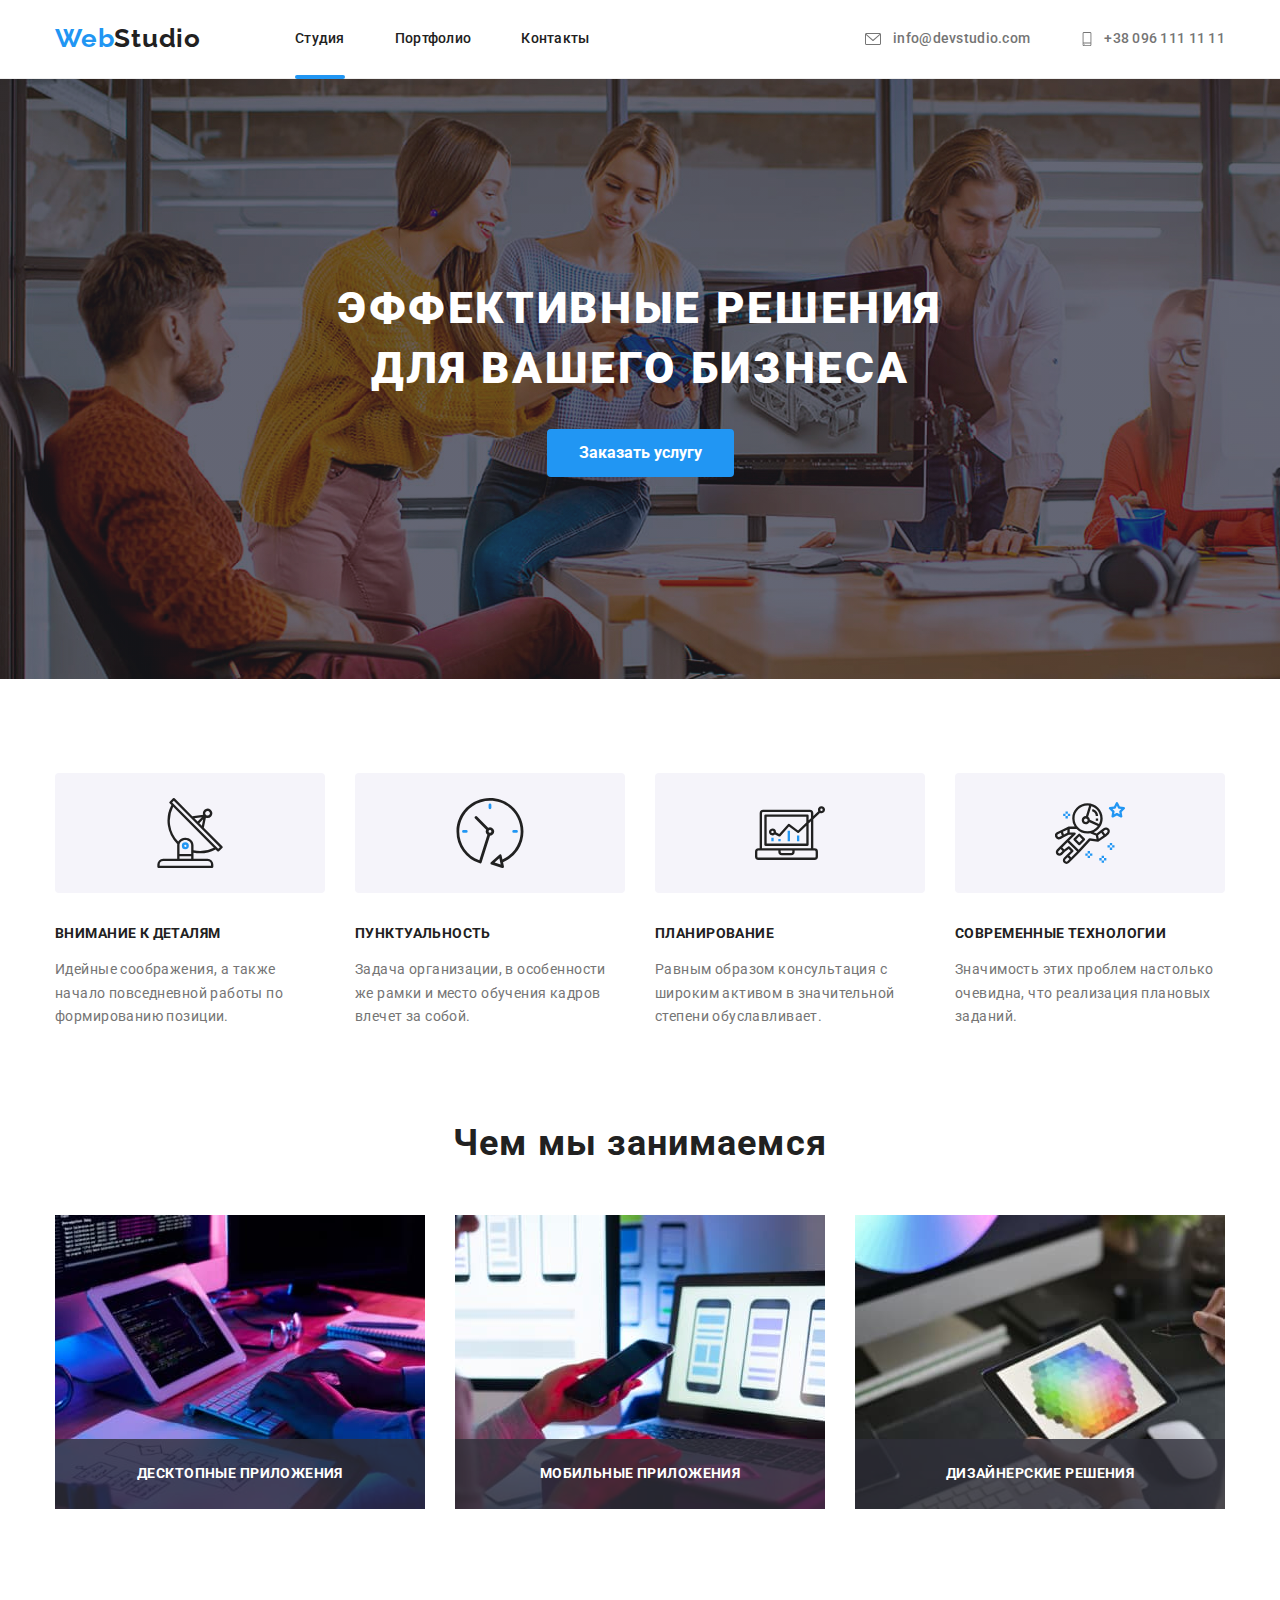
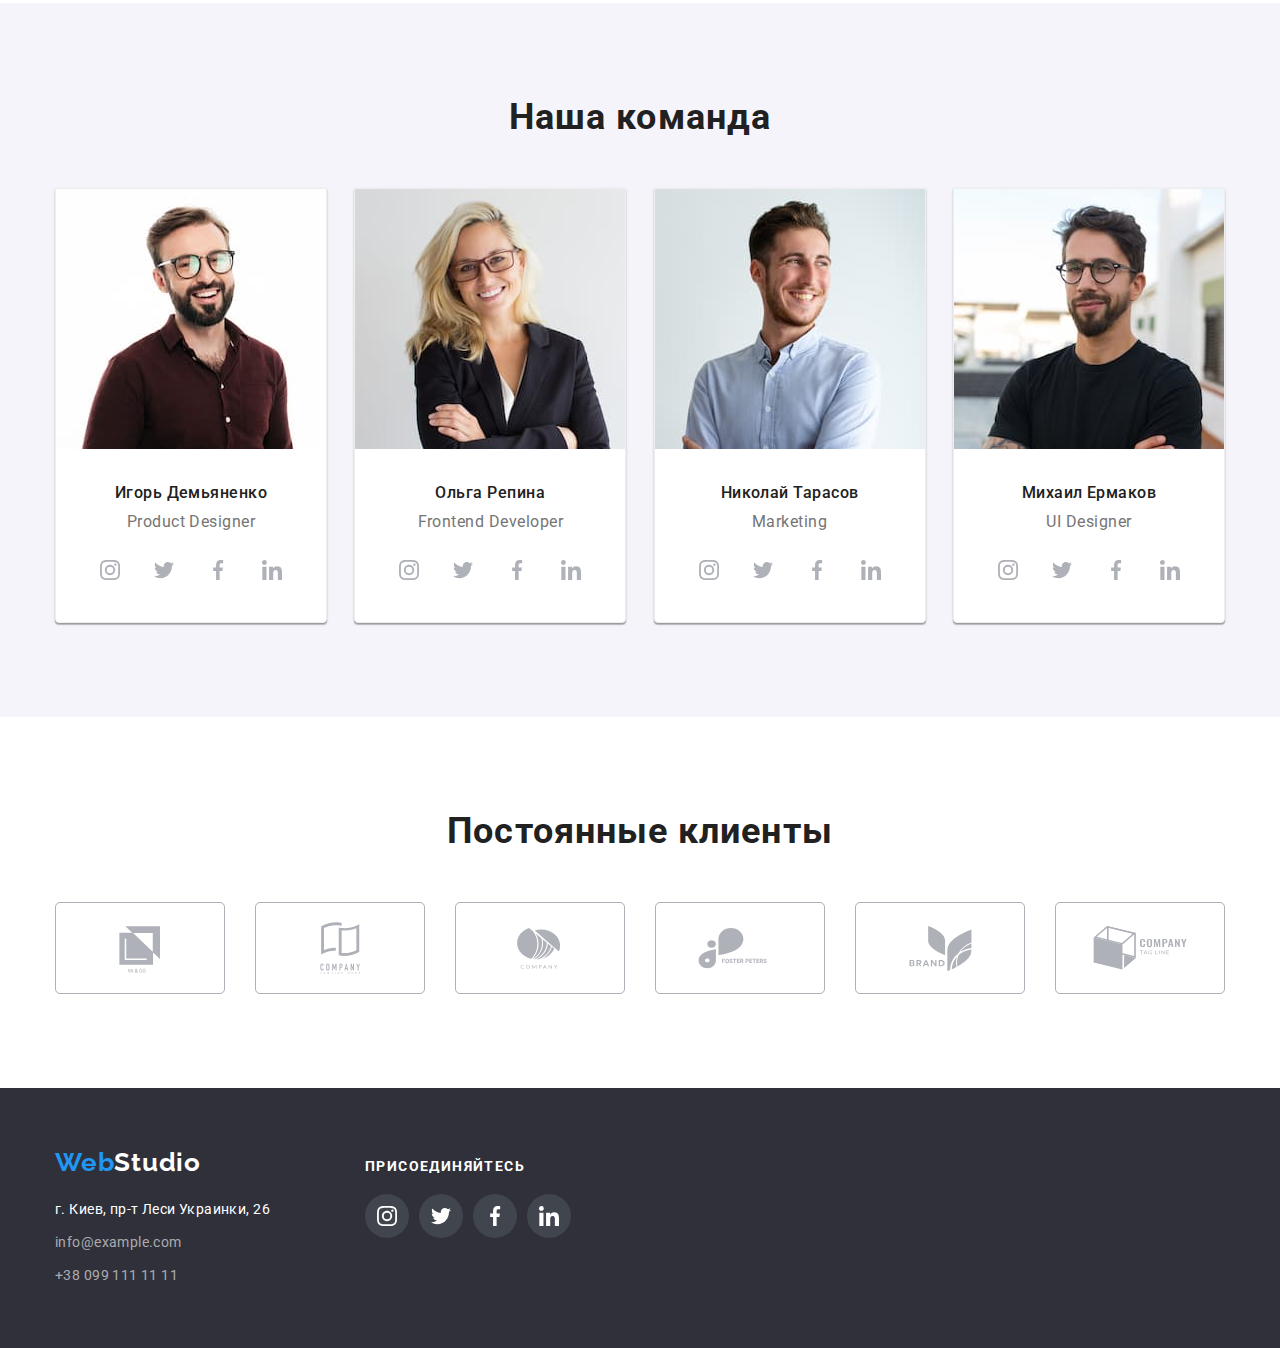
<file: index.html>
<!DOCTYPE html>
<html lang="ru">

<head>
    <meta charset="utf-8" />
    <meta name="description" content="Виконання четвертого ДЗ" />
    <title>Домашнє завдання #5</title>
    <link rel="preconnect" href="https://fonts.googleapis.com">
    <link rel="preconnect" href="https://fonts.gstatic.com" crossorigin>
    <link
        href="https://fonts.googleapis.com/css2?family=Raleway:wght@700&family=Roboto:wght@400;500;700;900&display=swap"
        rel="stylesheet">
    <link rel="stylesheet"
        href="https://cdnjs.cloudflare.com/ajax/libs/modern-normalize/1.1.0/modern-normalize.min.css">
    <link rel="stylesheet" href="./css/styles.css">
</head>

<body>

    <!--Верхня частина-->
    <header class="header">
        <div class="nav-decor">
            <nav class="container main-nav">
                <div>
                    <a href="#" class="logo link">Web<span class="logo-header">Studio</span></a>
                </div>
                <div>
                    <ul class="site-nav list header-menu">
                        <li><a href="https://izaitseva.github.io/goit-markup-hw-05/"
                                class="link link-nav active">Студия</a>
                        </li>
                        <li><a href="https://izaitseva.github.io/goit-markup-hw-05/portfolio.html"
                                class="link link-nav">Портфолио</a></li>
                        <li><a href="#" class="link link-nav">Контакты</a></li>
                    </ul>
                </div>
                <!--Контакти-->
                <div class="div-contacts">
                    <ul class="site-nav list header-contacts">
                        <li>
                            <a href="info@devstudio.com" class="link contacts-header mail-header">
                                <svg class="contacts-svg" width="20" height="16">
                                    <use href="./images/icons.svg#icon-envelope"></use>
                                </svg>info@devstudio.com</a>
                        </li>
                        <li>
                            <a href="tel:" class="link contacts-header phone-header">
                                <svg class="contacts-svg" width="14" height="20">
                                    <use href="./images/icons.svg#icon-smartphone"></use>
                                </svg>+38 096 111 11 11</a>
                        </li>
                    </ul>
                </div>
            </nav>
        </div>
    </header>
    <!--Основна частина-->
    <main>
        <!--На сірому фоні-->
        <section class="main-section">
            <div class="container">
                <h1 class="main-text">Эффективные решения для вашего бизнеса</h1>
                <button class="order-button" type="button" data-modal-open>Заказать услугу</button>
                <!-- Модальное окно -->
                <div class="backdrop is-hidden" data-modal>
                    <div class="modal">
                        <button type="button" class="close-btn" data-modal-close>
                            <svg class="close-icn" width="16" height="16">
                                <use href="./images/icons.svg#icon-close-btn"></use>
                            </svg>
                        </button>
                        <!-- Форма регистрации -->
                        <div class="form-window">
                            <form class="registration-form" autocomplete="on" novalidate>
                                <strong class="strong-form">Оставьте свои данные, мы вам перезвоним</strong>
                                <div class="form-items">
                                    <label class="form-label">
                                        <span class="form-header">Имя</span>
                                        <input class="form-input" type="text">
                                    </label>
                                    <label class="form-label">
                                        <span class="form-header">Телефон</span>
                                        <input class="form-input" type="phone">
                                    </label>
                                    <label class="form-label">
                                        <span class="form-header">Почта</span>
                                        <input class="form-input" type="email">
                                    </label>
                                    <span class="textarea-header">Комментарий</span>
                                    <textarea class="textarea-design" name="Комментарий" id="" cols="30" rows="10"
                                        placeholder="Введите текст"></textarea>
                                </div>
                                <div class="modal-conditions">
                                    <input class="modal-checkbox" type="checkbox">
                                    <span class="terms-agreement">Соглашаюсь с рассылкой и принимаю
                                        <a class="terms-agreement terms-link" href="#">Условиями договора</a>
                                    </span>
                                    <button class="submit-button">Отправить</button>
                                </div>
                            </form>
                        </div>
                    </div>
                </div>
            </div>
        </section>
        <!--Перелік послуг-->
        <section class="section- section-mrg">
            <div class="container">
                <ul class="list list-services">
                    <li class="item">
                        <div class="feature-icon">
                            <svg class="feature-svg" width="70" height="70">
                                <use href="./images/icons.svg#icon-antenna"></use>
                            </svg>
                        </div>
                        <h3>Внимание к деталям</h3>
                        <p>Идейные соображения, а также начало повседневной работы по формированию позиции.</p>
                    </li>
                    <li class="item">
                        <div class="feature-icon">
                            <svg class="feature-svg" width="70" height="70">
                                <use href="./images/icons.svg#icon-clock"></use>
                            </svg>
                        </div>
                        <h3>Пунктуальность</h3>
                        <p>Задача организации, в особенности же рамки и место обучения кадров влечет за собой.</p>
                    </li>
                    <li class="item">
                        <div class="feature-icon">
                            <svg class="feature-svg" width="70" height="70">
                                <use href="./images/icons.svg#icon-diagram"></use>
                            </svg>
                        </div>
                        <h3>Планирование</h3>
                        <p>Равным образом консультация с широким активом в значительной степени обуславливает.</p>
                    </li>
                    <li class="item">
                        <div class="feature-icon">
                            <svg class="feature-svg" width="70" height="70">
                                <use href="./images/icons.svg#icon-astronaut"></use>
                            </svg>
                        </div>
                        <h3>Современные технологии</h3>
                        <p>Значимость этих проблем настолько очевидна, что реализация плановых заданий.</p>
                    </li>
                </ul>
            </div>
        </section>

        <!--Перелік послуг-фото-->
        <section class="section-photos">
            <div class="container">
                <h2 class="section-title">Чем мы занимаемся</h2>
                <ul class="list img-margin">
                    <li class="img-item photo-back">
                        <img src="./images/box1.jpg" alt="Ноутбук" width="370" height="294">
                        <div class="photo-overlay">
                            <p class="photo-desc">Десктопные приложения</p>
                        </div>
                    </li>
                    <li class="img-item photo-back">
                        <img src="./images/box2.jpg" alt="Мобильные приложения" width="370" height="294">
                        <div class="photo-overlay">
                            <p class="photo-desc">Мобильные приложения</p>
                        </div>
                    </li>
                    <li class="img-item photo-back">
                        <img src="./images/box3.jpg" alt="Планшет" width="370" height="294">
                        <div class="photo-overlay">
                            <p class="photo-desc">Дизайнерские решения</p>
                        </div>
                    </li>
                </ul>
            </div>
        </section>

        <!--Команда-->
        <section class="section section-team section-mrg">
            <div class="container">
                <h2 class="section-title">Наша команда</h2>
                <ul class="list team-job flex-item">
                    <li class="team-decor">
                        <img src="./images/Ihor.jpg" alt="фото" width="270">
                        <div class="team-names">
                            <h3>Игорь Демьяненко</h3>
                            <p>Product Designer</p>
                        </div>
                        <div>
                            <ul class="list social-items">
                                <li>
                                    <a href="" class="social-media-link">
                                        <svg class="social-svg" width="20" height="20">
                                            <use href="./images/icons.svg#icon-instagram"></use>
                                        </svg>
                                    </a>
                                </li>
                                <li>
                                    <a href="" class="social-media-link">
                                        <svg class="social-svg" width="20" height="20">
                                            <use href="./images/icons.svg#icon-twitter"></use>
                                        </svg>
                                    </a>
                                </li>
                                <li>
                                    <a href="#" class="social-media-link">
                                        <svg class="social-svg" width="20" height="20">
                                            <use href="./images/icons.svg#icon-facebook"></use>
                                        </svg>
                                    </a>
                                </li>
                                <li>
                                    <a href="" class="social-media-link">
                                        <svg class="social-svg" width="20" height="20">
                                            <use href="./images/icons.svg#icon-linkedin"></use>
                                        </svg>
                                    </a>
                                </li>
                            </ul>
                        </div>
                    </li>
                    <li class="team-decor">
                        <img src="./images/Olga.jpg" alt="фото" width="270">
                        <div class="team-names">
                            <h3>Ольга Репина</h3>
                            <p>Frontend Developer</p>
                        </div>
                        <div>
                            <ul class="list social-items">
                                <li>
                                    <a href="" class="social-media-link">
                                        <svg class="social-svg" width="20" height="20">
                                            <use href="./images/icons.svg#icon-instagram"></use>
                                        </svg>
                                    </a>
                                </li>
                                <li>
                                    <a href="#" class="social-media-link">
                                        <svg class="social-svg" width="20" height="20">
                                            <use href="./images/icons.svg#icon-twitter"></use>
                                        </svg>
                                    </a>
                                </li>
                                <li>
                                    <a href="" class="social-media-link">
                                        <svg class="social-svg" width="20" height="20">
                                            <use href="./images/icons.svg#icon-facebook"></use>
                                        </svg>
                                    </a>
                                </li>
                                <li>
                                    <a href="" class="social-media-link">
                                        <svg class="social-svg" width="20" height="20">
                                            <use href="./images/icons.svg#icon-linkedin"></use>
                                        </svg>
                                    </a>
                                </li>
                            </ul>
                        </div>
                    </li>
                    <li class="team-decor">
                        <img src="./images/Nick.jpg" alt="фото" width="270">
                        <div class="team-names">
                            <h3>Николай Тарасов</h3>
                            <p>Marketing</p>
                        </div>
                        <div>
                            <ul class="list social-items">
                                <li>
                                    <a href="" class="social-media-link">
                                        <svg class="social-svg" width="20" height="20">
                                            <use href="./images/icons.svg#icon-instagram"></use>
                                        </svg>
                                    </a>
                                </li>
                                <li>
                                    <a href="" class="social-media-link">
                                        <svg class="social-svg" width="20" height="20">
                                            <use href="./images/icons.svg#icon-twitter"></use>
                                        </svg>
                                    </a>
                                </li>
                                <li>
                                    <a href="" class="social-media-link">
                                        <svg class="social-svg" width="20" height="20">
                                            <use href="./images/icons.svg#icon-facebook"></use>
                                        </svg>
                                    </a>
                                </li>
                                <li>
                                    <a href="" class="social-media-link">
                                        <svg class="social-svg" width="20" height="20">
                                            <use href="./images/icons.svg#icon-linkedin"></use>
                                        </svg>
                                    </a>
                                </li>
                            </ul>
                        </div>
                    </li>
                    <li class="team-decor">
                        <img src="./images/Michael.jpg" alt="фото" width="270">
                        <div class="team-names">
                            <h3>Михаил Ермаков</h3>
                            <p>UI Designer</p>
                        </div>
                        <div>
                            <ul class="list social-items">
                                <li>
                                    <a href="" class="social-media-link">
                                        <svg class="social-svg" width="20" height="20">
                                            <use href="./images/icons.svg#icon-instagram"></use>
                                        </svg>
                                    </a>
                                </li>
                                <li>
                                    <a href="" class="social-media-link">
                                        <svg class="social-svg" width="20" height="20">
                                            <use href="./images/icons.svg#icon-twitter"></use>
                                        </svg>
                                    </a>
                                </li>
                                <li>
                                    <a href="" class="social-media-link">
                                        <svg class="social-svg" width="20" height="20">
                                            <use href="./images/icons.svg#icon-facebook"></use>
                                        </svg>
                                    </a>
                                </li>
                                <li>
                                    <a href="" class="social-media-link">
                                        <svg class="social-svg" width="20" height="20">
                                            <use href="./images/icons.svg#icon-linkedin"></use>
                                        </svg>
                                    </a>
                                </li>
                            </ul>
                        </div>
                    </li>
                </ul>
            </div>
        </section>
    </main>

    <!-- Постоянные клиенты -->

    <section class="clients">
        <div class="clients-container container">
            <h2>Постоянные клиенты</h2>
            <ul class="list client-flex">
                <li class="client-border">
                    <a class="clients-link" href="">
                        <svg class="clients-svg" width="172" height="92">
                            <use href="./images/icons.svg#icon-Client1"></use>
                        </svg>
                    </a>
                </li>
                <li class="client-border">
                    <a class="clients-link" href="">
                        <svg class="clients-svg" width="172" height="92">
                            <use href="./images/icons.svg#icon-Client2"></use>
                        </svg>
                    </a>
                </li>
                <li class="client-border">
                    <a class="clients-link" href="">
                        <svg class="clients-svg" width="172" height="92">
                            <use href="./images/icons.svg#icon-Client3"></use>
                        </svg>
                    </a>
                </li>
                <li class="client-border">
                    <a class="clients-link" href="">
                        <svg class="clients-svg" width="172" height="92">
                            <use href="./images/icons.svg#icon-Client4"></use>
                        </svg>
                    </a>
                </li>
                <li class="client-border">
                    <a class="clients-link" href="">
                        <svg class="clients-svg" width="172" height="92">
                            <use href="./images/icons.svg#icon-Client5"></use>
                        </svg>
                    </a>
                </li>
                <li class="client-border">
                    <a class="clients-link" href="">
                        <svg class="clients-svg" width="172" height="92">
                            <use href="./images/icons.svg#icon-Client6"></use>
                        </svg>
                    </a>
                </li>
            </ul>
        </div>
    </section>
    <!--Нижня частина-->
    <footer class="footer">
        <div class="footer-container footer-left container">
            <div class="list">
                <a href="#" class="logo link">Web<span class="logo-footer">Studio</span></a>
                <address class="footer-address">г. Киев, пр-т Леси Украинки, 26</address>
                <ul class="list footer-list">
                    <li>
                        <a href="info@example.com" class="link-footer">info@example.com</a>
                    </li>
                    <li>
                        <a href="tel:" class="link-footer">+38 099 111 11 11</a>
                    </li>
                </ul>
            </div>
            <!-- Ссылки футер -->
            <div class="foot-container">
                <h3>Присоединяйтесь</h3>
                <div class="footer-container">
                    <ul class="list social-items">
                        <li>
                            <a class="footer-social" href="">
                                <svg class="footer-icon" width="20" height="20">
                                    <use href="./images/icons.svg#icon-instagram"></use>
                                </svg>
                            </a>
                        </li>
                        <li>
                            <a class="footer-social" href="">
                                <svg class="footer-icon" width="20" height="20">
                                    <use href="./images/icons.svg#icon-twitter"></use>
                                </svg>
                            </a>
                        </li>
                        <li>
                            <a class="footer-social" href="">
                                <svg class="footer-icon" width="20" height="20">
                                    <use href="./images/icons.svg#icon-facebook"></use>
                                </svg>
                            </a>
                        </li>
                        <li>
                            <a class="footer-social" href="">
                                <svg class="footer-icon" width="20" height="20">
                                    <use href="./images/icons.svg#icon-linkedin"></use>
                                </svg>
                            </a>
                        </li>
                    </ul>
                </div>
            </div>
    </footer>
    <!-- Подключение скрипта -->
    <script src="./js/modal.js"></script>
</body>

</html>
</file>
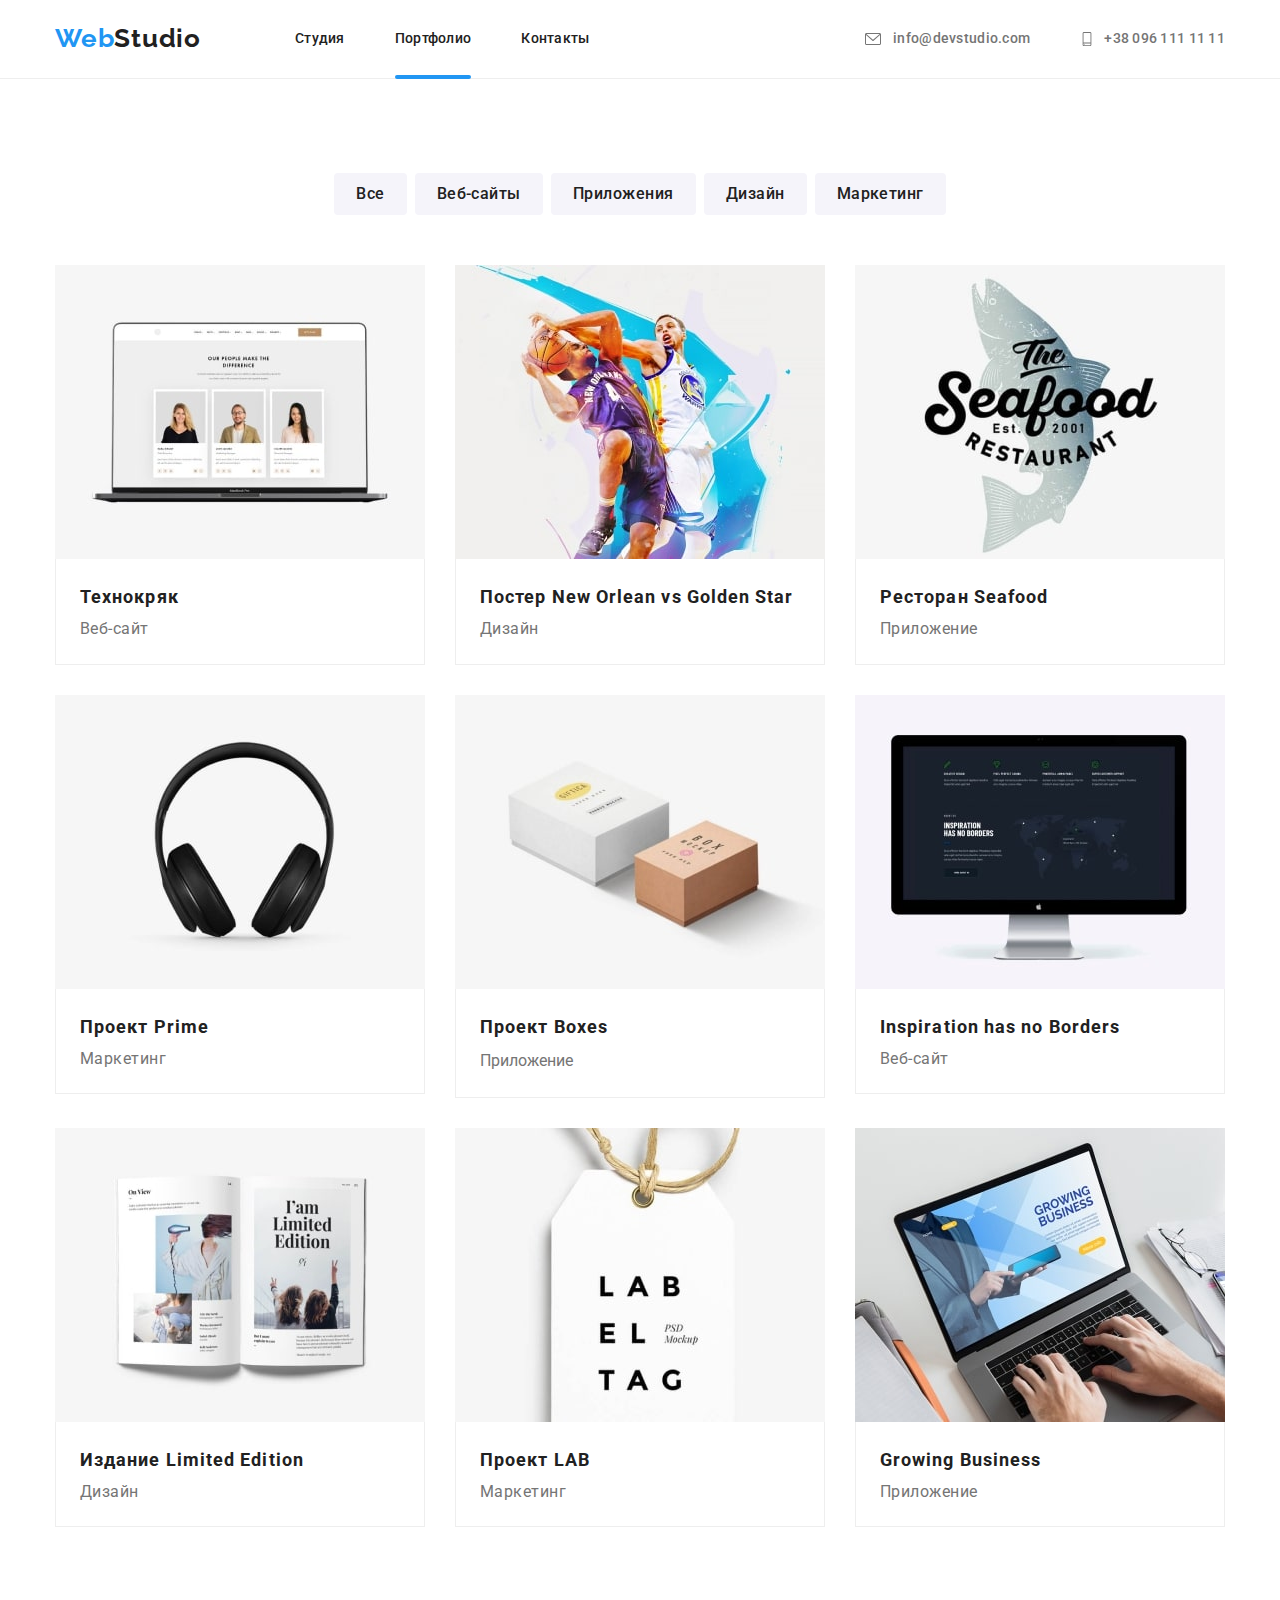
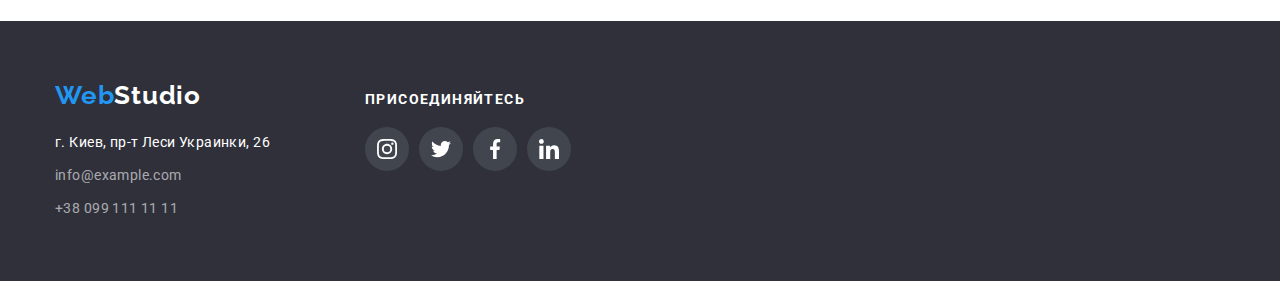
<file: portfolio.html>
<!DOCTYPE html>
<html lang="ru">

<head>
    <meta charset="UTF-8">
    <meta http-equiv="X-UA-Compatible" content="IE=edge">
    <meta name="viewport" content="width=device-width, initial-scale=1.0">
    <title>Portfolio#5</title>
    <link rel="preconnect" href="https://fonts.googleapis.com">
    <link rel="preconnect" href="https://fonts.gstatic.com" crossorigin>
    <link
        href="https://fonts.googleapis.com/css2?family=Raleway:wght@700&family=Roboto:wght@400;500;700;900&display=swap"
        rel="stylesheet">
    <link rel="stylesheet"
        href="https://cdnjs.cloudflare.com/ajax/libs/modern-normalize/1.1.0/modern-normalize.min.css">
    <link rel="stylesheet" href="./css/styles.css">
</head>

<body>
    <!--Верхня частина-->
    <header class="header-border portfolio-header">
        <div class="nav-decor nav-portf">
            <nav class="container main-nav">
                <div>
                    <a href="https://izaitseva.github.io/goit-markup-hw-05/" class="logo link">Web<span
                            class="logo-header">Studio</span></a>
                </div>
                <div>
                    <ul class="site-nav list header-menu">
                        <li><a href="https://izaitseva.github.io/goit-markup-hw-05/" class="link link-nav">Студия</a>
                        </li>
                        <li><a href="https://izaitseva.github.io/goit-markup-hw-05/portfolio.html"
                                class="link link-nav active">Портфолио</a></li>
                        <li><a href="#" class="link link-nav">Контакты</a></li>
                    </ul>
                </div>
                <!--Контакти-->
                <div class="div-contacts">
                    <ul class="site-nav list header-contacts">
                        <li>
                            <a href="info@devstudio.com" class="link contacts-header mail-header">
                                <svg class="contacts-svg" width="20" height="16">
                                    <use href="./images/icons.svg#icon-envelope"></use>
                                </svg>info@devstudio.com</a>
                        </li>
                        <li>
                            <a href="tel:" class="link contacts-header phone-header">
                                <svg class="contacts-svg" width="14" height="20">
                                    <use href="./images/icons.svg#icon-smartphone"></use>
                                </svg>+38 096 111 11 11</a>
                        </li>
                    </ul>
                </div>
            </nav>
        </div>
    </header>

    <!--Основна частина-->
    <main>
        <section class="section-portfolio">
            <!-- Navigation btns -->
            <div class="container">
                <ul class="list btn-list list-item">
                    <li>
                        <button type="button">Все</button>
                    </li>
                    <li>
                        <button type="button">Веб-сайты</button>
                    </li>
                    <li>
                        <button type="button">Приложения</button>
                    </li>
                    <li>
                        <button type="button">Дизайн</button>
                    </li>
                    <li>
                        <button type="button">Маркетинг</button>
                    </li>
                </ul>
            </div>
            <!-- Portfolio -->
            <div class="container">
                <ul class="list portfolio-list list-item">
                    <li class="portfolio-decor li-item">
                        <div class="portfolio-item">
                            <img class="img-item" src="./images/images portfolio/img(9).jpg" alt="Ноутбук" width="370"
                                height="294">
                            <div class="portf-overlay">
                                <p class="pp">
                                    Ресурс предлагает комплексные предложения с разным уровнем функционала и сервисов.
                                    Все это позволит посетителю получить исчерпывающие сведения о компании или частном
                                    лице.
                                </p>
                            </div>
                        </div>
                        <div class="portf-item">
                            <h3>Технокряк</h3>
                            <p class="portfolio-p">Веб-сайт</p>
                        </div>
                    </li>
                    <li class="portfolio-decor li-item">
                        <div class="portfolio-item">
                        <img class="img-item" src="./images/images portfolio/img(1).jpg" alt="Баскетбол" width="370"
                            height="294">
                            <div class="portf-overlay">
                                <p class="portf-description">
                                    Ресурс предлагает комплексные предложения с разным уровнем функционала и сервисов.
                                    Все это позволит посетителю получить исчерпывающие сведения о компании или частном
                                    лице.
                                </p>
                            </div>
                        </div>
                        <div class="portf-item">
                            <h3>Постер New Orlean vs Golden Star</h3>
                            <p class="portfolio-p">Дизайн</p>
                        </div>
                    </li>
                    <li class="portfolio-decor li-item">
                        <div class="portfolio-item">
                        <img class="img-item" src="./images/images portfolio/img(2).jpg" alt="Баскетбол" width="370"
                            height="294">
                            <div class="portf-overlay">
                                <p class="portf-description">
                                    Ресурс предлагает комплексные предложения с разным уровнем функционала и сервисов.
                                    Все это позволит посетителю получить исчерпывающие сведения о компании или частном
                                    лице.
                                </p>
                            </div>
                        </div>
                        <div class="portf-item">
                            <h3>Ресторан Seafood</h3>
                            <p class="portfolio-p">Приложение</p>
                        </div>
                    </li>
                    <li class="portfolio-decor li-item">
                        <div class="portfolio-item">
                        <img class="img-item" src="./images/images portfolio/img(3).jpg" alt="Баскетбол" width="370"
                            height="294">
                            <div class="portf-overlay">
                                <p class="portf-description">
                                    Ресурс предлагает комплексные предложения с разным уровнем функционала и сервисов.
                                    Все это позволит посетителю получить исчерпывающие сведения о компании или частном
                                    лице.
                                </p>
                            </div>
                        </div>
                        <div class="portf-item">
                            <h3>Проект Prime</h3>
                            <p class="portfolio-p">Маркетинг</p>
                        </div>
                    </li>
                    <li class="portfolio-decor li-item">
                        <div class="portfolio-item">
                        <img class="img-item" src="./images/images portfolio/img(4).jpg" alt="Баскетбол" width="370"
                            height="294">
                            <div class="portf-overlay">
                                <p class="portf-description">
                                    Ресурс предлагает комплексные предложения с разным уровнем функционала и сервисов.
                                    Все это позволит посетителю получить исчерпывающие сведения о компании или частном
                                    лице.
                                </p>
                            </div>
                        </div>
                        <div class="portf-item">
                            <h3>Проект Boxes</h3>
                            <p>Приложение</p>
                        </div>
                    </li>
                    <li class="portfolio-decor li-item">
                        <div class="portfolio-item">
                        <img class="img-item" src="./images/images portfolio/img(5).jpg" alt="Баскетбол" width="370"
                            height="294">
                            <div class="portf-overlay">
                                <p class="portf-description">
                                    Ресурс предлагает комплексные предложения с разным уровнем функционала и сервисов.
                                    Все это позволит посетителю получить исчерпывающие сведения о компании или частном
                                    лице.
                                </p>
                            </div>
                        </div>
                        <div class="portf-item">
                            <h3>Inspiration has no Borders</h3>
                            <p class="portfolio-p">Веб-сайт</p>
                        </div>
                    </li>
                    <li class="portfolio-decor li-item">
                        <div class="portfolio-item">
                        <img class="img-item" src="./images/images portfolio/img(6).jpg" alt="Баскетбол" width="370"
                            height="294">
                            <div class="portf-overlay">
                                <p class="portf-description">
                                    Ресурс предлагает комплексные предложения с разным уровнем функционала и сервисов.
                                    Все это позволит посетителю получить исчерпывающие сведения о компании или частном
                                    лице.
                                </p>
                            </div>
                        </div>
                        <div class="portf-item">
                            <h3>Издание Limited Edition</h3>
                            <p class="portfolio-p">Дизайн</p>
                        </div>
                    </li>
                    <li class="portfolio-decor li-item">
                        <div class="portfolio-item">
                        <img class="img-item" src="./images/images portfolio/img(7).jpg" alt="Баскетбол" width="370"
                            height="294">
                            <div class="portf-overlay">
                                <p class="portf-description">
                                    Ресурс предлагает комплексные предложения с разным уровнем функционала и сервисов.
                                    Все это позволит посетителю получить исчерпывающие сведения о компании или частном
                                    лице.
                                </p>
                            </div>
                        </div>
                        <div class="portf-item">
                            <h3>Проект LAB</h3>
                            <p class="portfolio-p">Маркетинг</p>
                        </div>
                    </li>
                    <li class="portfolio-decor li-item">
                        <div class="portfolio-item">
                        <img class="img-item" src="./images/images portfolio/img(8).jpg" alt="Баскетбол" width="370"
                            height="294">
                            <div class="portf-overlay">
                                <p class="portf-description">
                                    Ресурс предлагает комплексные предложения с разным уровнем функционала и сервисов.
                                    Все это позволит посетителю получить исчерпывающие сведения о компании или частном
                                    лице.
                                </p>
                            </div>
                        </div>
                        <div class="portf-item">
                            <h3>Growing Business</h3>
                            <p class="portfolio-p">Приложение</p>
                        </div>
                    </li>
                </ul>
            </div>
            </div>
        </section>
    </main>
    <!--Нижня частина-->
    <footer class="footer">
        <div class="footer-container container">
            <div class="list">
                <a href="#" class="logo link">Web<span class="logo-footer">Studio</span></a>
                <address class="footer-address">г. Киев, пр-т Леси Украинки, 26</address>
                <ul class="list footer-list">
                    <li>
                        <a href="info@example.com" class="link-footer">info@example.com</a>
                    </li>
                    <li>
                        <a href="tel:" class="link-footer">+38 099 111 11 11</a>
                    </li>
                </ul>
            </div>
            <!-- Ссылки футер -->
            <div class="foot-container">
                <h3>Присоединяйтесь</h3>
                <div class="footer-container">
                    <ul class="list social-items">
                        <li>
                            <a class="footer-social" href="">
                                <svg class="footer-icon" width="20" height="20">
                                    <use href="./images/icons.svg#icon-instagram"></use>
                                </svg>
                            </a>
                        </li>
                        <li>
                            <a class="footer-social" href="">
                                <svg class="footer-icon" width="20" height="20">
                                    <use href="./images/icons.svg#icon-twitter"></use>
                                </svg>
                            </a>
                        </li>
                        <li>
                            <a class="footer-social" href="">
                                <svg class="footer-icon" width="20" height="20">
                                    <use href="./images/icons.svg#icon-facebook"></use>
                                </svg>
                            </a>
                        </li>
                        <li>
                            <a class="footer-social" href="">
                                <svg class="footer-icon" width="20" height="20">
                                    <use href="./images/icons.svg#icon-linkedin"></use>
                                </svg>
                            </a>
                        </li>
                    </ul>
                </div>
            </div>
    </footer>
</body>

</html>
</file>
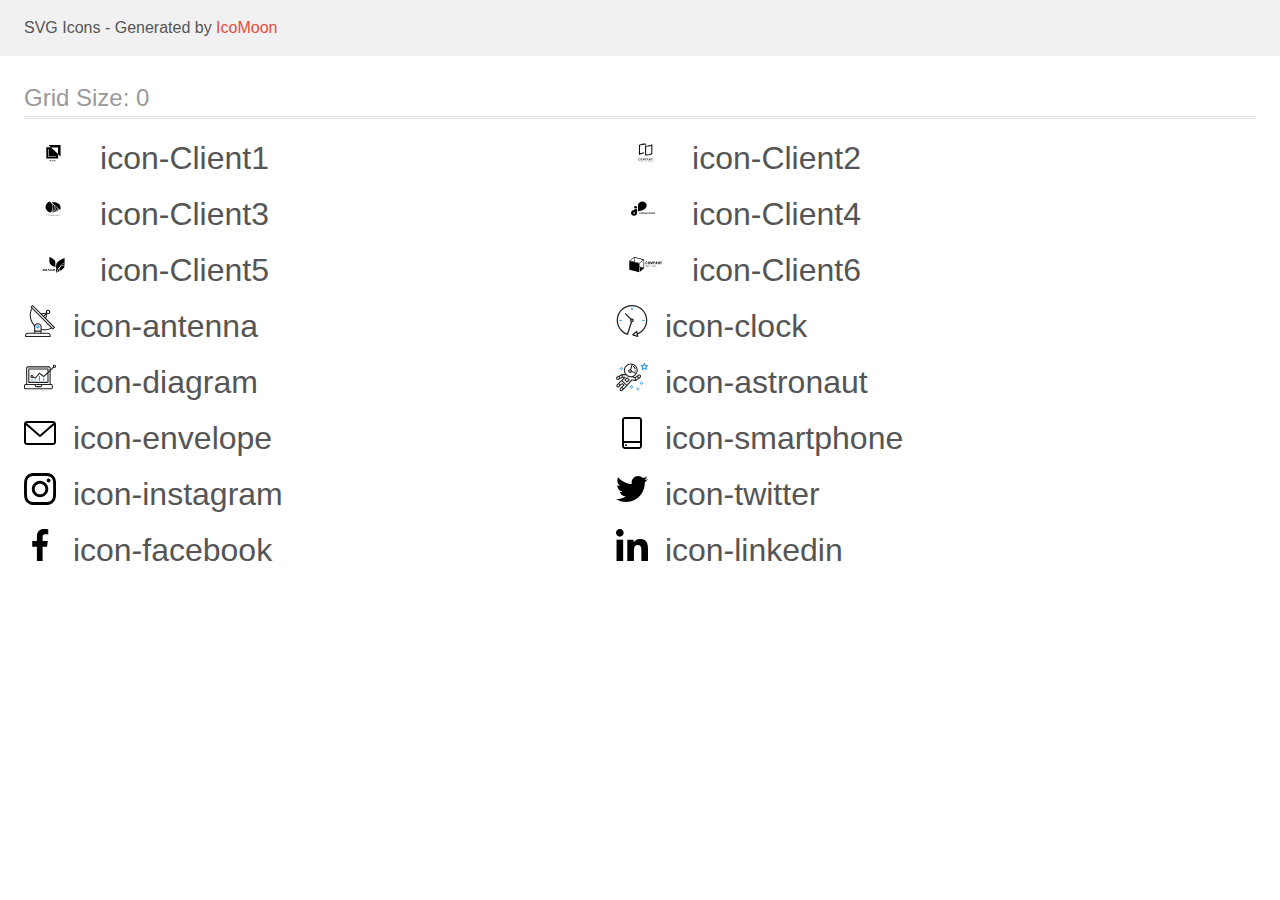
<file: images/icons/demo.html>
<!doctype html>
<html>
<head>
    <title>IcoMoon - SVG Icons</title>
    <meta charset="utf-8">
    <meta name="viewport" content="width=device-width, initial-scale=1">
    <link rel="stylesheet" href="demo-files/demo.css">
    <link rel="stylesheet" href="style.css">
</head>
<body>
<svg aria-hidden="true" style="position: absolute; width: 0; height: 0; overflow: hidden;" version="1.1" xmlns="http://www.w3.org/2000/svg" xmlns:xlink="http://www.w3.org/1999/xlink">
<defs>
<symbol id="icon-Client1" viewBox="0 0 59 32">
<path d="M24.348 8l2.438 2.308-4.524-0.003v11.196h11.826v-4.281l2.435 2.305v-11.525h-12.174zM33.98 16.949l-6.911-6.543h6.911v6.543zM31.834 19.863h-7.702v-7.53h0.544v7.020h7.157v0.51zM25.951 22.991l-0.285 0.586-0.285-0.586h-0.239l0.415 0.781v0.455h0.216v-0.455l0.414-0.781h-0.238zM26.308 24.227l0.1-0.288h0.479l0.101 0.288h0.224l-0.468-1.236h-0.193l-0.467 1.236h0.223zM26.648 23.253l0.179 0.513h-0.358l0.179-0.513zM27.781 23.737c-0.031 0.048-0.047 0.1-0.047 0.157 0 0.104 0.037 0.189 0.11 0.254s0.172 0.097 0.294 0.097 0.228-0.033 0.316-0.099l0.070 0.082h0.239l-0.182-0.215c0.071-0.097 0.107-0.222 0.107-0.374h-0.179c0 0.083-0.017 0.159-0.052 0.227l-0.239-0.282 0.084-0.061c0.059-0.043 0.102-0.086 0.128-0.129s0.039-0.091 0.039-0.143c0-0.078-0.029-0.143-0.087-0.196s-0.131-0.080-0.221-0.080c-0.1 0-0.179 0.028-0.238 0.085s-0.088 0.133-0.088 0.229c0 0.040 0.009 0.081 0.028 0.123s0.053 0.094 0.101 0.155c-0.092 0.066-0.153 0.123-0.184 0.171zM28.339 24.010c-0.061 0.046-0.126 0.070-0.195 0.070-0.062 0-0.111-0.018-0.148-0.053s-0.055-0.082-0.055-0.139c0-0.066 0.034-0.125 0.102-0.177l0.026-0.019 0.27 0.318zM28.117 23.462c-0.058-0.072-0.087-0.132-0.087-0.179 0-0.041 0.012-0.076 0.036-0.103s0.056-0.041 0.096-0.041c0.037 0 0.068 0.012 0.093 0.035s0.037 0.050 0.037 0.082c0 0.049-0.018 0.089-0.053 0.12l-0.026 0.021-0.094 0.065zM30.13 24.134c0.085-0.074 0.134-0.177 0.146-0.309h-0.214c-0.011 0.088-0.038 0.151-0.081 0.189s-0.106 0.057-0.19 0.057c-0.092 0-0.162-0.035-0.211-0.105s-0.071-0.172-0.071-0.306v-0.11c0.001-0.132 0.027-0.232 0.076-0.3s0.122-0.103 0.216-0.103c0.080 0 0.141 0.020 0.183 0.059s0.068 0.103 0.078 0.192h0.214c-0.014-0.135-0.062-0.24-0.145-0.314s-0.193-0.111-0.329-0.111c-0.101 0-0.191 0.024-0.268 0.072s-0.136 0.117-0.177 0.206c-0.041 0.089-0.062 0.192-0.062 0.308v0.115c0.002 0.114 0.023 0.214 0.064 0.3s0.099 0.153 0.173 0.2c0.075 0.046 0.162 0.070 0.261 0.070 0.141 0 0.254-0.037 0.339-0.11zM31.392 23.961c0.042-0.092 0.063-0.198 0.063-0.319v-0.069c-0.001-0.121-0.022-0.226-0.065-0.317s-0.103-0.161-0.181-0.209c-0.078-0.049-0.167-0.073-0.267-0.073s-0.19 0.025-0.268 0.074c-0.078 0.049-0.138 0.119-0.181 0.211s-0.064 0.199-0.064 0.319v0.070c0.001 0.118 0.022 0.223 0.065 0.313s0.104 0.161 0.182 0.21c0.079 0.049 0.168 0.073 0.268 0.073 0.101 0 0.191-0.024 0.268-0.073s0.138-0.119 0.18-0.211zM31.162 23.262c0.052 0.073 0.078 0.178 0.078 0.315v0.065c0 0.139-0.026 0.245-0.077 0.318s-0.124 0.109-0.219 0.109c-0.094 0-0.168-0.037-0.221-0.111s-0.079-0.179-0.079-0.315v-0.071c0.001-0.133 0.028-0.236 0.080-0.308s0.125-0.11 0.218-0.11c0.095 0 0.168 0.037 0.22 0.11z"></path>
</symbol>
<symbol id="icon-Client2" viewBox="0 0 59 32">
<path d="M28.561 7.629h-0.047c-0.073-0.004-0.146-0.006-0.219-0.008v0h-0.158c-0.138 0-0.279 0.004-0.419 0.011-0.011-0.001-0.021-0.001-0.032 0-1.268 0.072-2.51 0.389-3.658 0.933l-0.15 0.073v7.701l0.352-0.119c0.309-0.106 0.638-0.202 0.978-0.29 0.921-0.236 1.866-0.362 2.816-0.374v1.012c-0.126 0.001-0.248 0.004-0.37 0.011h-0.029c-0.731 0.040-1.457 0.151-2.166 0.333-0.899 0.225-1.766 0.563-2.581 1.006v-9.877c0.846-0.494 1.758-0.864 2.707-1.101 0.834-0.215 1.691-0.326 2.552-0.329h0.149c0.178 0.004 0.351 0.012 0.514 0.025 0.429 0.030 0.854 0.098 1.271 0.203v0.996c-0.405-0.094-0.817-0.156-1.232-0.186-0.008-0.001-0.017-0.001-0.025-0.002-0.086-0.007-0.172-0.015-0.252-0.015zM30.314 8.647c0.221 0.017 0.45 0.025 0.681 0.025 0.905-0.003 1.806-0.119 2.683-0.344 0.898-0.226 1.765-0.564 2.58-1.007v9.701c-0.847 0.493-1.758 0.864-2.708 1.101-0.834 0.214-1.691 0.325-2.552 0.328-0.652 0.005-1.302-0.071-1.936-0.228v-9.764c0.15 0.034 0.304 0.066 0.46 0.093 0.257 0.043 0.528 0.075 0.792 0.095zM35.251 8.723l-0.352 0.119c-0.324 0.109-0.65 0.206-0.978 0.293-0.956 0.246-1.938 0.371-2.924 0.375-0.23 0-0.441-0.006-0.645-0.019l-0.281-0.019v7.922l0.241 0.021c0.224 0.019 0.454 0.029 0.686 0.029 0.777-0.003 1.55-0.103 2.303-0.298 0.62-0.155 1.222-0.372 1.799-0.647l0.151-0.073v-7.704z"></path>
<path d="M23.561 21.291c-0.051-0.052-0.112-0.094-0.179-0.121s-0.14-0.040-0.213-0.037c-0.077-0.001-0.154 0.013-0.226 0.042-0.066 0.026-0.126 0.066-0.176 0.116s-0.088 0.111-0.113 0.177c-0.028 0.069-0.041 0.144-0.041 0.218v1.32c-0.003 0.093 0.015 0.186 0.052 0.271 0.031 0.068 0.076 0.128 0.132 0.177 0.053 0.044 0.115 0.076 0.181 0.094 0.064 0.018 0.13 0.027 0.197 0.027 0.073 0.001 0.146-0.015 0.213-0.046 0.066-0.029 0.126-0.070 0.176-0.122 0.049-0.051 0.088-0.111 0.115-0.177 0.028-0.067 0.043-0.138 0.042-0.21v-0.148h-0.345v0.118c0.001 0.040-0.006 0.080-0.020 0.118-0.011 0.028-0.028 0.053-0.050 0.074-0.021 0.017-0.046 0.030-0.072 0.038-0.023 0.008-0.048 0.012-0.072 0.012-0.031 0.004-0.062-0.001-0.090-0.014s-0.053-0.032-0.071-0.057c-0.033-0.053-0.048-0.115-0.046-0.177v-1.23c-0.002-0.068 0.012-0.136 0.042-0.197 0.018-0.028 0.043-0.050 0.073-0.064s0.063-0.019 0.096-0.015c0.030-0.001 0.059 0.005 0.086 0.018s0.050 0.032 0.068 0.056c0.039 0.051 0.059 0.113 0.057 0.177v0.114h0.341v-0.134c0.001-0.079-0.014-0.157-0.042-0.231-0.025-0.069-0.065-0.132-0.115-0.186z"></path>
<path d="M25.61 21.276c-0.11-0.093-0.249-0.144-0.392-0.145-0.070 0-0.14 0.013-0.206 0.037-0.067 0.024-0.129 0.061-0.182 0.108-0.057 0.051-0.103 0.114-0.134 0.185-0.035 0.081-0.052 0.168-0.050 0.256v1.266c-0.002 0.089 0.015 0.177 0.050 0.259 0.031 0.068 0.077 0.128 0.134 0.177 0.053 0.049 0.115 0.087 0.182 0.111 0.066 0.024 0.136 0.037 0.206 0.037s0.14-0.013 0.206-0.037c0.069-0.025 0.132-0.063 0.187-0.111s0.099-0.11 0.13-0.177c0.035-0.082 0.053-0.17 0.050-0.259v-1.266c0.002-0.088-0.015-0.175-0.050-0.256-0.031-0.070-0.075-0.133-0.13-0.185zM25.449 22.982c0.003 0.034-0.002 0.068-0.014 0.099s-0.031 0.060-0.055 0.084c-0.046 0.038-0.103 0.059-0.162 0.059s-0.117-0.021-0.162-0.059c-0.024-0.023-0.043-0.052-0.055-0.084s-0.017-0.066-0.014-0.099v-1.266c-0.003-0.034 0.002-0.068 0.014-0.099s0.031-0.060 0.055-0.084c0.046-0.038 0.103-0.059 0.162-0.059s0.117 0.021 0.162 0.059c0.024 0.023 0.043 0.052 0.055 0.084s0.017 0.066 0.014 0.099v1.266z"></path>
<path d="M28.302 23.548v-2.396h-0.332l-0.436 1.268h-0.006l-0.439-1.268h-0.328v2.396h0.342v-1.458h0.006l0.335 1.030h0.171l0.338-1.030h0.006v1.458h0.342z"></path>
<path d="M30.246 21.32c-0.053-0.059-0.119-0.104-0.194-0.131-0.080-0.026-0.164-0.039-0.248-0.037h-0.509v2.396h0.341v-0.936h0.176c0.107 0.005 0.213-0.018 0.308-0.065 0.078-0.043 0.142-0.106 0.187-0.183 0.039-0.064 0.066-0.135 0.078-0.209 0.013-0.090 0.020-0.181 0.018-0.272 0.003-0.115-0.008-0.23-0.033-0.342-0.023-0.083-0.066-0.159-0.126-0.22zM30.070 22.050c-0.001 0.043-0.012 0.086-0.032 0.125-0.020 0.037-0.050 0.066-0.088 0.084-0.051 0.023-0.106 0.033-0.161 0.030h-0.156v-0.815h0.176c0.053-0.003 0.106 0.008 0.154 0.030 0.035 0.020 0.063 0.051 0.080 0.088 0.019 0.042 0.029 0.087 0.030 0.134 0 0.050 0 0.103 0 0.159s0.003 0.113 0 0.165h-0.003z"></path>
<path d="M31.864 21.152h-0.28l-0.528 2.396h0.341l0.1-0.515h0.465l0.1 0.515h0.341l-0.541-2.396zM31.549 22.706l0.168-0.869h0.006l0.167 0.869h-0.341z"></path>
<path d="M34.069 22.595h-0.006l-0.516-1.443h-0.328v2.396h0.341v-1.441h0.007l0.522 1.441h0.321v-2.396h-0.341v1.443z"></path>
<path d="M36.156 21.152l-0.275 0.953h-0.007l-0.274-0.953h-0.362l0.469 1.383v1.013h0.342v-1.013l0.469-1.383h-0.361z"></path>
<path d="M22.609 24.224h0.165v0.462h0.112v-0.462h0.164v-0.095h-0.44v0.095z"></path>
<path d="M23.992 24.13l-0.216 0.556h0.119l0.046-0.126h0.222l0.047 0.126h0.121l-0.221-0.556h-0.119zM23.974 24.466l0.076-0.206 0.076 0.206h-0.151z"></path>
<path d="M25.359 24.481h0.128v0.072c-0.038 0.030-0.084 0.047-0.132 0.047-0.022 0.001-0.045-0.003-0.065-0.012s-0.039-0.023-0.053-0.041c-0.029-0.042-0.044-0.093-0.041-0.145 0-0.124 0.054-0.186 0.16-0.186 0.028-0.003 0.056 0.005 0.079 0.021s0.040 0.040 0.047 0.068l0.11-0.021c-0.024-0.109-0.102-0.164-0.236-0.164-0.072-0.002-0.141 0.024-0.194 0.072-0.028 0.028-0.050 0.061-0.064 0.098s-0.019 0.077-0.017 0.116c-0.003 0.076 0.022 0.151 0.071 0.209 0.027 0.028 0.060 0.050 0.097 0.064s0.076 0.020 0.114 0.017c0.087 0.002 0.172-0.029 0.236-0.088v-0.219h-0.241v0.094z"></path>
<path d="M26.756 24.13h-0.113v0.556h0.39v-0.095h-0.277v-0.462z"></path>
<path d="M27.937 24.13h-0.113v0.556h0.113v-0.556z"></path>
<path d="M29.091 24.501l-0.228-0.372h-0.109v0.556h0.105v-0.363l0.224 0.363h0.112v-0.556h-0.103v0.372z"></path>
<path d="M30.135 24.441h0.277v-0.095h-0.277v-0.122h0.298v-0.095h-0.411v0.556h0.422v-0.095h-0.31v-0.15z"></path>
<path d="M32.665 24.349h-0.219v-0.219h-0.112v0.556h0.112v-0.243h0.219v0.243h0.112v-0.556h-0.112v0.219z"></path>
<path d="M33.715 24.441h0.278v-0.095h-0.278v-0.122h0.299v-0.095h-0.411v0.556h0.421v-0.095h-0.31v-0.15z"></path>
<path d="M35.138 24.441c0.097-0.015 0.146-0.066 0.146-0.155 0.003-0.024-0.001-0.048-0.010-0.069s-0.025-0.041-0.044-0.054c-0.050-0.025-0.106-0.037-0.163-0.033h-0.236v0.556h0.112v-0.233h0.022c0.024-0.001 0.048 0.003 0.070 0.012 0.016 0.010 0.030 0.024 0.040 0.041l0.121 0.177h0.134l-0.068-0.109c-0.030-0.054-0.072-0.099-0.123-0.134zM35.026 24.364h-0.082v-0.14h0.088c0.038-0.003 0.077 0.001 0.113 0.013 0.008 0.007 0.015 0.016 0.019 0.026s0.006 0.021 0.006 0.032c-0 0.011-0.003 0.021-0.008 0.031s-0.013 0.018-0.021 0.024c-0.037 0.011-0.075 0.016-0.114 0.013z"></path>
<path d="M36.212 24.441h0.277v-0.095h-0.277v-0.122h0.299v-0.095h-0.412v0.556h0.422v-0.095h-0.31v-0.15z"></path>
</symbol>
<symbol id="icon-Client3" viewBox="0 0 59 32">
<path d="M23.793 22.644c0.006 0 0.011 0.001 0.016 0.003s0.010 0.005 0.013 0.008l0.076 0.073c-0.059 0.059-0.132 0.106-0.213 0.138-0.096 0.035-0.199 0.052-0.302 0.049-0.098 0.002-0.194-0.014-0.285-0.046-0.081-0.030-0.154-0.074-0.214-0.13-0.061-0.058-0.108-0.127-0.138-0.201-0.033-0.083-0.050-0.17-0.048-0.258-0.001-0.088 0.016-0.176 0.052-0.259 0.033-0.075 0.083-0.143 0.147-0.201 0.065-0.057 0.142-0.101 0.228-0.131 0.093-0.031 0.193-0.047 0.293-0.046 0.093-0.002 0.186 0.012 0.272 0.042 0.075 0.028 0.144 0.068 0.204 0.116l-0.064 0.077c-0.004 0.005-0.010 0.010-0.016 0.014-0.008 0.004-0.017 0.006-0.026 0.006s-0.019-0.003-0.027-0.008l-0.034-0.021-0.047-0.026c-0.020-0.010-0.042-0.018-0.064-0.026-0.028-0.009-0.057-0.016-0.086-0.021-0.037-0.006-0.075-0.009-0.113-0.008-0.072-0.001-0.144 0.011-0.211 0.035-0.062 0.022-0.119 0.055-0.165 0.097-0.047 0.045-0.084 0.098-0.107 0.155-0.027 0.066-0.040 0.135-0.039 0.204-0.001 0.071 0.012 0.141 0.039 0.208 0.023 0.057 0.059 0.109 0.105 0.154 0.043 0.042 0.097 0.075 0.157 0.096 0.062 0.022 0.128 0.034 0.195 0.033 0.039 0.001 0.077-0.002 0.116-0.007 0.063-0.007 0.123-0.026 0.175-0.055 0.027-0.015 0.052-0.032 0.075-0.051 0.010-0.008 0.023-0.013 0.036-0.013z"></path>
<path d="M25.984 22.28c0.001 0.087-0.016 0.174-0.051 0.256-0.031 0.074-0.080 0.142-0.143 0.199s-0.14 0.101-0.224 0.131c-0.186 0.062-0.391 0.062-0.577 0-0.084-0.030-0.16-0.074-0.223-0.131-0.063-0.058-0.112-0.126-0.144-0.201-0.068-0.166-0.068-0.347 0-0.513 0.032-0.075 0.081-0.143 0.144-0.202 0.064-0.055 0.139-0.098 0.223-0.126 0.185-0.063 0.391-0.063 0.577 0 0.084 0.030 0.16 0.074 0.224 0.131s0.111 0.125 0.143 0.199c0.035 0.082 0.052 0.17 0.051 0.258zM25.785 22.28c0.002-0.070-0.011-0.14-0.036-0.206-0.021-0.057-0.056-0.109-0.102-0.154-0.044-0.042-0.099-0.076-0.16-0.097-0.135-0.045-0.284-0.045-0.419 0-0.061 0.022-0.116 0.055-0.16 0.097-0.046 0.044-0.081 0.097-0.102 0.154-0.048 0.134-0.048 0.278 0 0.412 0.021 0.057 0.056 0.11 0.102 0.154 0.045 0.042 0.099 0.075 0.16 0.096 0.135 0.044 0.284 0.044 0.419 0 0.061-0.021 0.116-0.054 0.16-0.096 0.046-0.045 0.080-0.097 0.102-0.154 0.025-0.066 0.038-0.136 0.036-0.206z"></path>
<path d="M27.479 22.496l0.020 0.046c0.008-0.017 0.014-0.031 0.022-0.046s0.015-0.031 0.025-0.045l0.485-0.765c0.009-0.013 0.018-0.021 0.027-0.024 0.013-0.003 0.026-0.005 0.040-0.004h0.143v1.245h-0.17v-0.915c0-0.012 0-0.025 0-0.039s-0.001-0.029 0-0.043l-0.487 0.776c-0.006 0.012-0.016 0.021-0.029 0.028s-0.027 0.010-0.042 0.010h-0.027c-0.015 0-0.029-0.003-0.042-0.010s-0.022-0.017-0.028-0.028l-0.502-0.781c0 0.015 0 0.030 0 0.044s0 0.028 0 0.040v0.915h-0.164v-1.242h0.143c0.013-0.001 0.027 0.001 0.040 0.004 0.012 0.005 0.021 0.014 0.027 0.024l0.495 0.766c0.010 0.014 0.018 0.029 0.025 0.044z"></path>
<path d="M29.302 22.434v0.466h-0.19v-1.243h0.423c0.080-0.001 0.159 0.008 0.236 0.027 0.061 0.015 0.118 0.042 0.167 0.077 0.042 0.034 0.075 0.075 0.095 0.122 0.022 0.051 0.033 0.105 0.032 0.159 0.001 0.055-0.011 0.109-0.035 0.159-0.023 0.048-0.058 0.090-0.102 0.124-0.049 0.037-0.106 0.066-0.168 0.082-0.074 0.021-0.151 0.030-0.229 0.029l-0.23-0.003zM29.302 22.3h0.23c0.050 0.001 0.099-0.006 0.147-0.019 0.039-0.011 0.075-0.030 0.106-0.054 0.029-0.023 0.051-0.051 0.064-0.082 0.016-0.033 0.023-0.069 0.023-0.105 0.002-0.035-0.004-0.069-0.019-0.101s-0.037-0.061-0.066-0.085c-0.072-0.049-0.163-0.073-0.255-0.067h-0.23v0.512z"></path>
<path d="M31.851 22.902h-0.15c-0.015 0-0.030-0.004-0.042-0.012-0.011-0.008-0.019-0.018-0.025-0.029l-0.129-0.301h-0.648l-0.134 0.301c-0.005 0.011-0.013 0.021-0.024 0.028-0.012 0.008-0.027 0.013-0.043 0.012h-0.15l0.569-1.245h0.197l0.577 1.245zM30.913 22.439h0.535l-0.226-0.507c-0.017-0.038-0.031-0.077-0.043-0.117l-0.022 0.065c-0.007 0.020-0.014 0.038-0.021 0.053l-0.224 0.506z"></path>
<path d="M32.671 21.662c0.011 0.005 0.021 0.013 0.028 0.022l0.83 0.939c0-0.015 0-0.030 0-0.044s0-0.028 0-0.041v-0.882h0.17v1.245h-0.095c-0.014 0-0.027-0.002-0.039-0.007s-0.022-0.014-0.030-0.023l-0.829-0.938c0.001 0.014 0.001 0.029 0 0.043s0 0.026 0 0.038v0.887h-0.17v-1.245h0.101c0.012-0 0.023 0.002 0.034 0.006z"></path>
<path d="M35.097 22.407v0.494h-0.19v-0.494l-0.525-0.75h0.17c0.015-0.001 0.029 0.003 0.041 0.011 0.010 0.008 0.019 0.017 0.026 0.028l0.328 0.484c0.013 0.021 0.025 0.040 0.034 0.058s0.017 0.035 0.024 0.053l0.024-0.054c0.009-0.020 0.020-0.039 0.032-0.057l0.323-0.487c0.007-0.010 0.015-0.019 0.025-0.026 0.011-0.009 0.026-0.013 0.041-0.012h0.171l-0.525 0.753z"></path>
<path d="M27.385 19.567c0.082 0.009 0.166 0.017 0.25 0.023 1.28-0.497 2.362-1.311 3.112-2.34s1.134-2.227 1.105-3.445l-1.41-1.225c0.287 1.296 0.153 2.637-0.387 3.871s-1.464 2.313-2.67 3.117z"></path>
<path d="M26.881 19.51l0.038 0.007c1.288-0.801 2.271-1.919 2.82-3.209s0.64-2.695 0.261-4.031l-2.009-1.745c0.812 1.434 1.139 3.040 0.943 4.629s-0.908 3.098-2.053 4.35z"></path>
<path d="M33.693 15.244c-0.341 1.338-1.17 2.545-2.363 3.441-0.349 0.263-0.724 0.498-1.123 0.7 0.972-0.248 1.865-0.687 2.61-1.282s1.324-1.332 1.69-2.152l-0.815-0.707z"></path>
<path d="M33.374 15.047l-1.16-1.008c-0.022 1.149-0.398 2.272-1.089 3.252s-1.671 1.781-2.838 2.321h0.006c0.26-0 0.52-0.014 0.779-0.040 1.091-0.387 2.055-1.003 2.806-1.792s1.265-1.728 1.497-2.732z"></path>
<path d="M27.049 9.795l-1.384-1.204c-1.237 0.415-2.301 1.145-3.052 2.095s-1.156 2.074-1.159 3.226v0c0.005 1.273 0.498 2.508 1.401 3.511s2.166 1.714 3.588 2.022c1.269-1.343 2.012-3.003 2.121-4.739s-0.422-3.456-1.515-4.911z"></path>
<path d="M36.57 14.862c-0.005-1.51-0.698-2.958-1.927-4.026s-2.895-1.67-4.633-1.674c-0.803-0.001-1.6 0.128-2.349 0.38l8.471 7.36c0.29-0.651 0.439-1.342 0.438-2.040z"></path>
</symbol>
<symbol id="icon-Client4" viewBox="0 0 59 32">
<path d="M19.529 12.905h-0.001c-0.834 0-1.51 0.601-1.51 1.342v0.001c0 0.741 0.676 1.342 1.51 1.342h0.001c0.834 0 1.51-0.601 1.51-1.342v-0.001c0-0.741-0.676-1.342-1.51-1.342z"></path>
<path d="M30.677 12.476c-0.002-1.030-0.464-2.016-1.283-2.744s-1.929-1.138-3.088-1.141v0c-1.159 0.002-2.27 0.412-3.089 1.14s-1.281 1.715-1.283 2.745v5.678c0 0 8.742-0.865 8.743-5.677v-0.001z"></path>
<path d="M14.957 20.017c0.002 0.716 0.323 1.403 0.893 1.91s1.342 0.792 2.148 0.794c0.806-0.002 1.578-0.288 2.148-0.794s0.891-1.193 0.893-1.909v-3.951c0 0-6.083 0.603-6.083 3.95zM17.998 20.725c-0.158 0-0.311-0.041-0.442-0.119s-0.233-0.188-0.293-0.318c-0.060-0.129-0.076-0.272-0.045-0.409s0.107-0.263 0.218-0.362c0.111-0.099 0.253-0.166 0.408-0.194s0.315-0.013 0.46 0.040c0.146 0.054 0.27 0.144 0.357 0.261s0.134 0.253 0.134 0.393c0 0.093-0.020 0.186-0.060 0.272s-0.098 0.165-0.172 0.23c-0.074 0.066-0.162 0.118-0.259 0.154s-0.201 0.054-0.305 0.054v-0.003z"></path>
<path d="M24.145 20.335h-0.587v0.606h-0.306v-1.484h0.966v0.248h-0.66v0.383h0.587v0.247zM25.615 20.233c0 0.146-0.026 0.274-0.077 0.384s-0.126 0.195-0.222 0.255c-0.096 0.060-0.206 0.090-0.33 0.090-0.123 0-0.233-0.030-0.329-0.089s-0.171-0.143-0.224-0.253c-0.053-0.11-0.080-0.236-0.081-0.379v-0.073c0-0.146 0.026-0.274 0.078-0.385s0.127-0.197 0.223-0.256c0.096-0.060 0.207-0.090 0.33-0.090s0.233 0.030 0.329 0.090c0.096 0.059 0.171 0.144 0.223 0.256s0.079 0.239 0.079 0.384v0.066zM25.305 20.166c0-0.156-0.028-0.274-0.084-0.355s-0.135-0.121-0.238-0.121c-0.103 0-0.182 0.040-0.237 0.12s-0.084 0.196-0.085 0.351v0.072c0 0.151 0.028 0.269 0.084 0.353s0.136 0.125 0.241 0.125c0.103 0 0.181-0.040 0.236-0.12s0.083-0.198 0.084-0.353v-0.072zM26.606 20.552c0-0.058-0.020-0.102-0.061-0.133s-0.114-0.064-0.22-0.098c-0.106-0.035-0.19-0.069-0.252-0.102-0.168-0.091-0.253-0.214-0.253-0.368 0-0.080 0.022-0.151 0.067-0.214s0.11-0.112 0.195-0.148c0.085-0.035 0.18-0.053 0.285-0.053s0.2 0.019 0.283 0.058c0.083 0.038 0.147 0.092 0.193 0.162s0.069 0.149 0.069 0.238h-0.306c0-0.068-0.021-0.121-0.064-0.158s-0.103-0.057-0.18-0.057c-0.075 0-0.133 0.016-0.174 0.048s-0.062 0.073-0.062 0.124c0 0.048 0.024 0.089 0.072 0.121s0.121 0.063 0.215 0.092c0.174 0.052 0.301 0.117 0.38 0.195s0.119 0.174 0.119 0.289c0 0.128-0.049 0.229-0.146 0.303s-0.228 0.109-0.392 0.109c-0.114 0-0.218-0.021-0.312-0.062s-0.165-0.099-0.215-0.172c-0.049-0.073-0.073-0.157-0.073-0.253h0.307c0 0.164 0.098 0.246 0.293 0.246 0.073 0 0.129-0.015 0.17-0.044s0.061-0.071 0.061-0.124zM28.238 19.705h-0.454v1.236h-0.306v-1.236h-0.448v-0.248h1.209v0.248zM29.306 20.299h-0.587v0.397h0.689v0.246h-0.995v-1.484h0.993v0.248h-0.687v0.354h0.587v0.239zM30.136 20.398h-0.244v0.543h-0.306v-1.484h0.551c0.175 0 0.31 0.039 0.406 0.117s0.143 0.189 0.143 0.331c0 0.101-0.022 0.186-0.066 0.254s-0.11 0.121-0.199 0.161l0.321 0.606v0.014h-0.328l-0.278-0.543zM29.893 20.151h0.247c0.077 0 0.136-0.019 0.178-0.058s0.063-0.093 0.063-0.162c0-0.070-0.020-0.125-0.060-0.165s-0.1-0.060-0.182-0.060h-0.246v0.445zM31.745 20.419v0.523h-0.306v-1.484h0.579c0.111 0 0.209 0.020 0.294 0.061s0.15 0.099 0.196 0.174c0.045 0.075 0.068 0.16 0.068 0.256 0 0.145-0.050 0.26-0.15 0.344s-0.237 0.125-0.413 0.125h-0.268zM31.745 20.171h0.273c0.081 0 0.142-0.019 0.184-0.057s0.064-0.092 0.064-0.163c0-0.073-0.021-0.131-0.064-0.176s-0.102-0.068-0.177-0.069h-0.28v0.466zM33.679 20.299h-0.587v0.397h0.689v0.246h-0.995v-1.484h0.993v0.248h-0.687v0.354h0.587v0.239zM35.098 19.705h-0.455v1.236h-0.306v-1.236h-0.448v-0.248h1.209v0.248zM36.166 20.299h-0.587v0.397h0.689v0.246h-0.994v-1.484h0.992v0.248h-0.687v0.354h0.587v0.239zM36.996 20.398h-0.243v0.543h-0.306v-1.484h0.551c0.175 0 0.31 0.039 0.406 0.117s0.143 0.189 0.143 0.331c0 0.101-0.022 0.186-0.066 0.254s-0.11 0.121-0.199 0.161l0.321 0.606v0.014h-0.328l-0.278-0.543zM36.753 20.151h0.247c0.077 0 0.136-0.019 0.178-0.058s0.063-0.093 0.063-0.162c0-0.070-0.020-0.125-0.060-0.165s-0.1-0.060-0.182-0.060h-0.246v0.445zM38.549 20.552c0-0.058-0.021-0.102-0.061-0.133s-0.114-0.064-0.22-0.098c-0.106-0.035-0.19-0.069-0.251-0.102-0.169-0.091-0.253-0.214-0.253-0.368 0-0.080 0.022-0.151 0.067-0.214s0.111-0.112 0.195-0.148c0.085-0.035 0.18-0.053 0.285-0.053 0.106 0 0.2 0.019 0.283 0.058s0.147 0.092 0.192 0.162c0.046 0.070 0.070 0.149 0.070 0.238h-0.306c0-0.068-0.022-0.121-0.064-0.158s-0.103-0.057-0.18-0.057c-0.075 0-0.133 0.016-0.174 0.048s-0.062 0.073-0.062 0.124c0 0.048 0.024 0.089 0.072 0.121s0.121 0.063 0.215 0.092c0.174 0.052 0.301 0.117 0.38 0.195s0.119 0.174 0.119 0.289c0 0.128-0.049 0.229-0.146 0.303s-0.228 0.109-0.392 0.109c-0.114 0-0.218-0.021-0.312-0.062s-0.165-0.099-0.215-0.172c-0.049-0.073-0.073-0.157-0.073-0.253h0.307c0 0.164 0.098 0.246 0.294 0.246 0.073 0 0.129-0.015 0.17-0.044s0.061-0.071 0.061-0.124z"></path>
</symbol>
<symbol id="icon-Client5" viewBox="0 0 59 32">
<path d="M20.437 21.125c0.085 0.096 0.13 0.216 0.128 0.34 0.004 0.081-0.011 0.161-0.045 0.235s-0.086 0.141-0.152 0.194c-0.165 0.114-0.369 0.169-0.575 0.157h-1.010v-2.154h0.989c0.195-0.012 0.389 0.039 0.548 0.143 0.064 0.049 0.114 0.111 0.148 0.181s0.048 0.146 0.044 0.222c0.006 0.119-0.035 0.236-0.115 0.329-0.077 0.086-0.183 0.145-0.301 0.168 0.134 0.022 0.255 0.088 0.341 0.184zM19.253 20.8h0.423c0.096 0.006 0.192-0.019 0.269-0.072 0.032-0.026 0.056-0.059 0.072-0.096s0.022-0.076 0.019-0.115c0.003-0.039-0.003-0.078-0.019-0.114s-0.040-0.069-0.071-0.096c-0.080-0.054-0.178-0.080-0.277-0.073h-0.416v0.565zM19.986 21.626c0.034-0.027 0.061-0.061 0.078-0.099s0.025-0.079 0.022-0.12c0.003-0.042-0.005-0.083-0.023-0.121s-0.045-0.072-0.079-0.1c-0.083-0.056-0.184-0.084-0.287-0.078h-0.444v0.592h0.449c0.101 0.005 0.201-0.021 0.284-0.075z"></path>
<path d="M22.459 22.051l-0.55-0.842h-0.207v0.842h-0.473v-2.154h0.896c0.226-0.014 0.449 0.051 0.624 0.183 0.125 0.117 0.201 0.271 0.213 0.434s-0.040 0.325-0.146 0.457c-0.111 0.116-0.262 0.193-0.427 0.219l0.586 0.861h-0.515zM21.702 20.916h0.387c0.269 0 0.403-0.109 0.403-0.326 0.003-0.044-0.005-0.089-0.022-0.131s-0.043-0.080-0.077-0.111c-0.085-0.065-0.194-0.096-0.305-0.087h-0.392l0.005 0.655z"></path>
<path d="M25.047 21.618h-0.943l-0.167 0.433h-0.496l0.866-2.129h0.537l0.863 2.129h-0.496l-0.163-0.433zM24.921 21.291l-0.345-0.909-0.345 0.909h0.689z"></path>
<path d="M28.286 22.051h-0.47l-1.054-1.464v1.464h-0.469v-2.154h0.469l1.054 1.473v-1.473h0.47v2.154z"></path>
<path d="M30.968 21.536c-0.097 0.163-0.245 0.295-0.425 0.38-0.205 0.095-0.432 0.141-0.661 0.136h-0.837v-2.154h0.837c0.229-0.005 0.455 0.040 0.661 0.133 0.18 0.083 0.328 0.214 0.425 0.376 0.097 0.175 0.147 0.369 0.147 0.565s-0.050 0.39-0.147 0.565zM30.43 21.484c0.134-0.143 0.208-0.325 0.208-0.514s-0.074-0.371-0.208-0.514c-0.162-0.13-0.374-0.195-0.588-0.183h-0.326v1.394h0.326c0.215 0.012 0.426-0.053 0.588-0.183z"></path>
<path d="M25.341 7.919c0 0 6.066 2.097 5.937 5.131v5.132c0 0-6.061-2.098-5.935-5.132l-0.002-5.131z"></path>
<path d="M36.682 16.98c1.146-0.722 2.471-1.169 3.854-1.3v-1.607c-1.594 0.562-2.946 1.582-3.854 2.907z"></path>
<path d="M35.994 17.464c0.937-1.729 2.563-3.063 4.542-3.727v-4.629c0 0-8.638 2.987-8.456 7.308v7.306c0 0 0.385-0.134 0.99-0.384 0-0.234 0-0.469 0.028-0.706 0.179-2.006 1.22-3.865 2.896-5.168z"></path>
<path d="M35.172 20.178c0.045-0.507 0.146-1.008 0.302-1.496-1.043 1.125-1.675 2.522-1.806 3.993-0.013 0.139-0.020 0.278-0.023 0.421 0.491-0.216 1.062-0.485 1.661-0.802-0.153-0.696-0.198-1.408-0.134-2.116z"></path>
<path d="M35.515 20.205c-0.057 0.64-0.022 1.284 0.107 1.916 2.36-1.293 5.012-3.291 4.91-5.705v-0.21c-1.686 0.173-3.264 0.848-4.49 1.921-0.287 0.665-0.464 1.366-0.526 2.079z"></path>
</symbol>
<symbol id="icon-Client6" viewBox="0 0 59 32">
<path d="M29.713 15.098c-0.154-0.205-0.228-0.448-0.21-0.692v-1.003c0-0.307 0.070-0.541 0.209-0.701s0.379-0.239 0.718-0.239c0.319 0 0.546 0.068 0.679 0.204 0.146 0.174 0.217 0.386 0.201 0.6v0.236h-0.571v-0.239c0.002-0.078-0.003-0.156-0.017-0.234-0.008-0.053-0.037-0.102-0.082-0.139-0.059-0.040-0.132-0.059-0.207-0.054-0.078-0.005-0.156 0.015-0.217 0.057-0.050 0.041-0.083 0.095-0.095 0.153-0.016 0.082-0.024 0.165-0.022 0.248v1.217c-0.009 0.117 0.016 0.235 0.073 0.342 0.028 0.036 0.068 0.065 0.114 0.083s0.097 0.025 0.147 0.019c0.073 0.005 0.146-0.015 0.202-0.055 0.047-0.040 0.076-0.092 0.085-0.148 0.013-0.081 0.019-0.162 0.018-0.244v-0.247h0.571v0.225c0.016 0.223-0.053 0.445-0.197 0.63-0.131 0.149-0.355 0.223-0.683 0.223s-0.577-0.080-0.717-0.245z"></path>
<path d="M32.089 15.109c-0.144-0.156-0.216-0.384-0.216-0.685v-1.055c0-0.298 0.072-0.523 0.216-0.676s0.385-0.229 0.723-0.229c0.336 0 0.575 0.076 0.72 0.229s0.217 0.379 0.217 0.676v1.055c0 0.298-0.073 0.526-0.22 0.684s-0.385 0.236-0.717 0.236c-0.332 0-0.578-0.080-0.723-0.235zM33.078 14.856c0.052-0.098 0.075-0.205 0.069-0.312v-1.292c0.007-0.105-0.017-0.21-0.067-0.306-0.029-0.037-0.069-0.066-0.117-0.084s-0.099-0.024-0.151-0.018c-0.051-0.006-0.103 0-0.151 0.018s-0.088 0.047-0.117 0.084c-0.052 0.095-0.075 0.201-0.069 0.306v1.298c-0.007 0.107 0.016 0.215 0.069 0.312 0.033 0.033 0.074 0.059 0.12 0.077s0.096 0.027 0.147 0.027c0.051 0 0.101-0.009 0.147-0.027s0.087-0.044 0.12-0.077v-0.006z"></path>
<path d="M34.436 12.495h0.614l0.462 1.946 0.473-1.946h0.598l0.061 2.809h-0.442l-0.047-1.952-0.456 1.952h-0.354l-0.473-1.96-0.044 1.96h-0.447l0.056-2.809z"></path>
<path d="M37.332 12.495h0.957c0.551 0 0.827 0.266 0.827 0.798 0 0.509-0.29 0.764-0.871 0.763h-0.326v1.249h-0.591l0.003-2.809zM38.15 13.696c0.058 0.006 0.118 0.002 0.174-0.014s0.107-0.041 0.151-0.075c0.068-0.095 0.098-0.206 0.085-0.317 0.003-0.086-0.007-0.171-0.029-0.255-0.008-0.028-0.023-0.054-0.043-0.077s-0.046-0.042-0.074-0.057c-0.082-0.034-0.173-0.049-0.264-0.045h-0.229v0.839h0.229z"></path>
<path d="M39.968 12.495h0.635l0.651 2.809h-0.551l-0.129-0.648h-0.566l-0.133 0.648h-0.559l0.651-2.809zM40.511 14.331l-0.221-1.179-0.221 1.179h0.442z"></path>
<path d="M41.78 12.495h0.414l0.792 1.603v-1.603h0.49v2.809h-0.393l-0.797-1.673v1.673h-0.507l0.001-2.809z"></path>
<path d="M44.624 14.233l-0.658-1.734h0.554l0.402 1.114 0.377-1.114h0.543l-0.65 1.734v1.071h-0.567v-1.071z"></path>
<path d="M30.625 16.533v0.147h-0.482v1.142h-0.202v-1.142h-0.484v-0.147h1.169z"></path>
<path d="M32.137 17.821h-0.156c-0.016 0.001-0.031-0.003-0.044-0.012-0.012-0.007-0.021-0.018-0.026-0.030l-0.139-0.306h-0.669l-0.139 0.306c-0.004 0.013-0.011 0.025-0.021 0.035-0.012 0.009-0.028 0.013-0.044 0.012h-0.156l0.591-1.288h0.206l0.598 1.283zM31.158 17.343h0.558l-0.236-0.524c-0.017-0.040-0.032-0.080-0.044-0.121-0.008 0.024-0.015 0.048-0.022 0.068l-0.021 0.054-0.234 0.523z"></path>
<path d="M33.155 17.695c0.037 0.002 0.074 0.002 0.111 0 0.032-0.003 0.064-0.008 0.095-0.015 0.029-0.006 0.057-0.014 0.085-0.023 0.026-0.009 0.052-0.020 0.079-0.032v-0.29h-0.236c-0.006 0-0.012-0-0.017-0.002s-0.011-0.004-0.015-0.008c-0.004-0.003-0.007-0.006-0.009-0.011s-0.003-0.008-0.003-0.013v-0.099h0.458v0.494c-0.037 0.023-0.077 0.044-0.118 0.061s-0.086 0.033-0.131 0.044c-0.048 0.012-0.098 0.021-0.148 0.027-0.057 0.006-0.115 0.008-0.172 0.008-0.102 0.001-0.203-0.015-0.298-0.048-0.088-0.031-0.169-0.077-0.236-0.135-0.066-0.059-0.118-0.128-0.152-0.204-0.037-0.085-0.056-0.176-0.054-0.267-0.001-0.092 0.017-0.183 0.053-0.269 0.034-0.076 0.086-0.146 0.152-0.204s0.148-0.103 0.236-0.134c0.101-0.033 0.209-0.049 0.317-0.048 0.055-0 0.11 0.004 0.164 0.011 0.048 0.007 0.095 0.018 0.141 0.033 0.041 0.013 0.081 0.030 0.118 0.051s0.071 0.043 0.103 0.067l-0.057 0.080c-0.004 0.007-0.011 0.013-0.019 0.018s-0.017 0.007-0.027 0.007c-0.013-0-0.026-0.004-0.037-0.010-0.018-0.008-0.037-0.018-0.058-0.031-0.025-0.014-0.052-0.025-0.079-0.035-0.035-0.012-0.072-0.022-0.109-0.029-0.050-0.008-0.1-0.012-0.15-0.011-0.078-0.001-0.155 0.011-0.228 0.036-0.066 0.023-0.125 0.058-0.174 0.102-0.049 0.046-0.086 0.101-0.11 0.16-0.053 0.14-0.053 0.29 0 0.43 0.026 0.061 0.066 0.116 0.118 0.162 0.048 0.044 0.107 0.079 0.173 0.102 0.075 0.022 0.155 0.031 0.234 0.026z"></path>
<path d="M35.039 17.674h0.645v0.147h-0.842v-1.288h0.202l-0.005 1.142z"></path>
<path d="M36.355 17.821h-0.202v-1.288h0.202v1.288z"></path>
<path d="M37.106 16.539c0.012 0.006 0.023 0.014 0.031 0.023l0.864 0.971c-0.001-0.015-0.001-0.031 0-0.046 0-0.014 0-0.029 0-0.042v-0.918h0.176v1.294h-0.102c-0.015 0.001-0.030-0.001-0.044-0.007-0.012-0.006-0.023-0.015-0.032-0.024l-0.863-0.97c0 0.015 0 0.030 0 0.044s0 0.028 0 0.040v0.918h-0.169v-1.289h0.105c0.011 0 0.023 0.002 0.033 0.006z"></path>
<path d="M39.665 16.533v0.142h-0.716v0.425h0.58v0.137h-0.58v0.44h0.716v0.142h-0.924v-1.285h0.924z"></path>
<path d="M18.491 8.576l8.972 2.199v7.707l-8.972-2.198v-7.708zM17.916 7.919v8.739l10.122 2.482v-8.738l-10.122-2.483z"></path>
<path d="M23.34 23.197l-10.123-2.484v-8.739l10.123 2.483v8.74z"></path>
<path d="M18.083 8.477l8.855 2.172-3.766 3.252-8.856-2.173 3.767-3.251zM17.916 7.919l-4.698 4.056 10.123 2.483 4.697-4.056-10.122-2.483z"></path>
<path d="M23.91 22.706l4.127-3.564-4.127-1.013v4.577z"></path>
</symbol>
<symbol id="icon-antenna" viewBox="0 0 32 32">
<path fill="#212121" style="fill: var(--color1, #212121)" d="M30.773 22.098l-8.443-8.505 0.937-4.615c0.242 0.094 0.499 0.144 0.758 0.146h0.006c1.192 0.014 2.17-0.941 2.184-2.133s-0.941-2.17-2.133-2.184c-1.192-0.014-2.17 0.941-2.184 2.133-0.003 0.255 0.039 0.509 0.125 0.749l-4.96 0.605-8.091-8.133c-0.099-0.101-0.235-0.159-0.377-0.16-0.14 0.001-0.274 0.056-0.373 0.155l-1.513 1.504c-0.208 0.208-0.208 0.546 0 0.754l0.814 0.826c-3.153 5.798-2.129 12.978 2.519 17.663 0.043 0.041 0.092 0.074 0.146 0.098-0.034 0.18-0.051 0.364-0.052 0.547v6.187h-6.4c-1.472 0.002-2.665 1.195-2.667 2.667v1.067c0 0.295 0.239 0.533 0.533 0.533h24.533c0.295 0 0.533-0.239 0.533-0.533v-1.067c-0.002-1.472-1.195-2.665-2.667-2.667h-6.4v-2.742c1.003 0.21 2.024 0.317 3.049 0.32 2.458-0.003 4.877-0.615 7.040-1.783l0.818 0.823c0.099 0.101 0.235 0.159 0.377 0.16 0.14-0.001 0.274-0.056 0.373-0.155l1.513-1.504c0.208-0.208 0.208-0.546 0-0.754zM23.28 6.233c0.418-0.415 1.093-0.414 1.508 0.004s0.414 1.093-0.004 1.508c-0.2 0.199-0.47 0.31-0.752 0.31h-0.003c-0.589-0.003-1.064-0.483-1.061-1.072 0.002-0.282 0.115-0.552 0.314-0.751h-0.002zM22.024 9.738l-0.598 2.946-1.175-1.182 1.774-1.763zM21.419 8.836l-1.92 1.909-1.485-1.493 3.405-0.415zM24.004 28.8c0.884 0 1.6 0.716 1.6 1.6v0.533h-23.467v-0.533c0-0.884 0.716-1.6 1.6-1.6h20.267zM16.537 26.667v1.067h-5.333v-1.067h5.333zM11.204 25.6v-4.053c0-1.294 1.196-2.347 2.667-2.347s2.667 1.053 2.667 2.347v4.053h-5.333zM17.604 23.904v-2.357c0-1.882-1.675-3.413-3.733-3.413-1.331-0.020-2.576 0.657-3.281 1.786-4.058-4.274-4.971-10.645-2.279-15.887l18.602 18.708c-2.872 1.461-6.165 1.873-9.309 1.163zM28.893 23.22l-21.057-21.181 0.755-0.752 7.935 7.98c0.004 0 0.006 0.007 0.010 0.010l13.115 13.191-0.757 0.752z"></path>
<path fill="#2196f3" style="fill: var(--color2, #2196f3)" d="M13.876 20.267h-0.005c-0.884-0.001-1.601 0.714-1.602 1.598s0.714 1.601 1.598 1.602h0.005c0.884 0.001 1.601-0.714 1.602-1.598s-0.714-1.601-1.598-1.602zM14.249 22.245c-0.1 0.1-0.236 0.156-0.378 0.155-0.295-0.002-0.532-0.242-0.531-0.536 0.001-0.141 0.057-0.276 0.157-0.375s0.233-0.154 0.373-0.155c0.295 0.002 0.532 0.241 0.53 0.536-0.001 0.141-0.057 0.276-0.157 0.375h0.005z"></path>
</symbol>
<symbol id="icon-clock" viewBox="0 0 32 32">
<path fill="#212121" style="fill: var(--color1, #212121)" d="M31.297 15.301c-0.002-8.452-6.855-15.303-15.308-15.301s-15.303 6.855-15.301 15.308c0.001 6.658 4.307 12.551 10.649 14.576 0.061 0.019 0.124 0.029 0.187 0.029 0.121-0 0.239-0.032 0.342-0.094 0.135-0.080 0.236-0.207 0.283-0.356l3.865-12.25c1.057-0.005 1.909-0.866 1.903-1.923s-0.866-1.909-1.923-1.903c-0.284 0.001-0.565 0.067-0.82 0.191l-5.106-5.107c-0.253-0.245-0.657-0.238-0.902 0.016-0.239 0.247-0.239 0.639 0 0.886l5.103 5.109c-0.392 0.799-0.168 1.764 0.536 2.309l-3.683 11.673c-7.278-2.681-11.004-10.754-8.323-18.032s10.754-11.004 18.032-8.323 11.004 10.754 8.323 18.032c-1.31 3.556-4.001 6.431-7.462 7.973l-0.398-1.874c-0.073-0.344-0.411-0.565-0.756-0.492-0.109 0.023-0.209 0.074-0.292 0.148l-3.837 3.426c-0.263 0.234-0.287 0.637-0.052 0.9 0.076 0.085 0.174 0.149 0.283 0.184l4.899 1.563c0.335 0.108 0.694-0.077 0.802-0.412 0.034-0.106 0.040-0.219 0.017-0.328l-0.391-1.839c5.664-2.388 9.342-7.942 9.329-14.089zM15.992 14.664c0.352 0 0.638 0.286 0.638 0.638s-0.286 0.638-0.638 0.638c-0.352 0-0.638-0.285-0.638-0.638s0.285-0.638 0.638-0.638zM18.093 29.528l2.184-1.948 0.603 2.84-2.787-0.892z"></path>
<path fill="#2196f3" style="fill: var(--color2, #2196f3)" d="M15.354 3.185v1.275c0 0.352 0.285 0.638 0.638 0.638s0.638-0.285 0.638-0.638v-1.275c0-0.352-0.286-0.638-0.638-0.638s-0.638 0.286-0.638 0.638z"></path>
<path fill="#2196f3" style="fill: var(--color2, #2196f3)" d="M3.876 14.664c-0.352 0-0.638 0.286-0.638 0.638s0.285 0.638 0.638 0.638h1.275c0.352 0 0.638-0.285 0.638-0.638s-0.285-0.638-0.638-0.638h-1.275z"></path>
<path fill="#2196f3" style="fill: var(--color2, #2196f3)" d="M28.108 15.939c0.352 0 0.638-0.285 0.638-0.638s-0.285-0.638-0.638-0.638h-1.275c-0.352 0-0.638 0.286-0.638 0.638s0.286 0.638 0.638 0.638h1.275z"></path>
</symbol>
<symbol id="icon-diagram" viewBox="0 0 32 32">
<path fill="#2196f3" style="fill: var(--color2, #2196f3)" d="M14.926 14.965h1.066v4.798h-1.066v-4.797z"></path>
<path fill="#2196f3" style="fill: var(--color2, #2196f3)" d="M19.19 17.097h1.066v2.665h-1.066v-2.665z"></path>
<path fill="#2196f3" style="fill: var(--color2, #2196f3)" d="M10.661 18.696h1.066v1.066h-1.066v-1.066z"></path>
<path fill="#2196f3" style="fill: var(--color2, #2196f3)" d="M7.463 18.163h1.066v1.599h-1.066v-1.599z"></path>
<path fill="#212121" style="fill: var(--color1, #212121)" d="M1.599 28.291h25.587c0.883 0 1.599-0.716 1.599-1.599v-2.132c0-0.883-0.716-1.599-1.599-1.599h-0.533v-13.293l3.028-2.868c0.703 0.346 1.553 0.136 2.013-0.499s0.396-1.508-0.152-2.068-1.42-0.644-2.065-0.198c-0.644 0.446-0.873 1.292-0.542 2.002l-2.281 2.163v-1.23c0-0.883-0.716-1.599-1.599-1.599h-21.322c-0.883 0-1.599 0.716-1.599 1.599v15.992h-0.533c-0.883 0-1.599 0.716-1.599 1.599v2.132c0 0.883 0.716 1.599 1.599 1.599zM30.384 4.837c0.294 0 0.533 0.239 0.533 0.533s-0.239 0.533-0.533 0.533c-0.294 0-0.533-0.239-0.533-0.533s0.239-0.533 0.533-0.533zM3.198 6.969c0-0.294 0.239-0.533 0.533-0.533h21.322c0.294 0 0.533 0.239 0.533 0.533v2.239l-1.066 1.013v-2.186c0-0.294-0.239-0.533-0.533-0.533h-19.19c-0.294 0-0.533 0.239-0.533 0.533v13.326c0 0.294 0.239 0.533 0.533 0.533h19.19c0.294 0 0.533-0.239 0.533-0.533v-9.674l1.066-1.010v12.284h-22.388v-15.992zM7.996 13.899c-0.721-0.002-1.354 0.478-1.546 1.174s0.105 1.433 0.725 1.801c0.62 0.368 1.41 0.276 1.928-0.226l1.853 0.93c0.215 0.108 0.476 0.057 0.636-0.123l3.939-4.431 3.872 2.901c0.208 0.156 0.498 0.139 0.686-0.039l3.365-3.188v8.131h-18.124v-12.26h18.124v2.66l-3.771 3.572-3.904-2.927c-0.222-0.166-0.534-0.135-0.718 0.072l-3.993 4.493-1.493-0.746c0.011-0.064 0.018-0.129 0.020-0.193 0-0.883-0.716-1.599-1.599-1.599zM8.529 15.498c0 0.294-0.239 0.533-0.533 0.533s-0.533-0.239-0.533-0.533c0-0.294 0.239-0.533 0.533-0.533s0.533 0.239 0.533 0.533zM11.727 24.027h5.331v0.533c0 0.294-0.239 0.533-0.533 0.533h-4.264c-0.294 0-0.533-0.239-0.533-0.533v-0.533zM1.066 24.56c0-0.294 0.239-0.533 0.533-0.533h9.062v0.533c0 0.883 0.716 1.599 1.599 1.599h4.264c0.883 0 1.599-0.716 1.599-1.599v-0.533h9.062c0.294 0 0.533 0.239 0.533 0.533v2.132c0 0.294-0.239 0.533-0.533 0.533h-25.587c-0.294 0-0.533-0.239-0.533-0.533v-2.132z"></path>
</symbol>
<symbol id="icon-astronaut" viewBox="0 0 32 32">
<path fill="#2196f3" style="fill: var(--color2, #2196f3)" d="M31.974 4.524c-0.063-0.193-0.229-0.333-0.43-0.363l-1.91-0.278-0.855-1.731c-0.179-0.365-0.777-0.365-0.956 0l-0.855 1.731-1.91 0.278c-0.201 0.029-0.367 0.17-0.431 0.363-0.062 0.193-0.011 0.405 0.135 0.547l1.383 1.348-0.326 1.903c-0.034 0.2 0.048 0.402 0.212 0.522 0.166 0.121 0.382 0.135 0.562 0.040l1.709-0.899 1.709 0.899c0.078 0.041 0.164 0.061 0.249 0.061 0.11 0 0.221-0.034 0.314-0.102 0.164-0.119 0.246-0.322 0.212-0.522l-0.326-1.903 1.383-1.348c0.145-0.142 0.197-0.354 0.135-0.547zM29.511 5.851c-0.125 0.122-0.183 0.299-0.153 0.472l0.191 1.114-1-0.526c-0.078-0.041-0.163-0.061-0.249-0.061s-0.17 0.020-0.249 0.061l-1.001 0.526 0.191-1.114c0.030-0.173-0.028-0.349-0.153-0.472l-0.81-0.789 1.119-0.163c0.174-0.025 0.324-0.134 0.402-0.292l0.5-1.013 0.5 1.013c0.078 0.157 0.228 0.267 0.402 0.292l1.119 0.163-0.809 0.789z"></path>
<path fill="#2196f3" style="fill: var(--color2, #2196f3)" d="M26.134 20.522h-1.067v1.067h1.067v-1.067z"></path>
<path fill="#2196f3" style="fill: var(--color2, #2196f3)" d="M26.134 22.656h-1.067v1.067h1.067v-1.067z"></path>
<path fill="#2196f3" style="fill: var(--color2, #2196f3)" d="M27.2 21.589h-1.067v1.067h1.067v-1.067z"></path>
<path fill="#2196f3" style="fill: var(--color2, #2196f3)" d="M25.067 21.589h-1.067v1.067h1.067v-1.067z"></path>
<path fill="#2196f3" style="fill: var(--color2, #2196f3)" d="M22.4 26.389h-1.067v1.067h1.067v-1.067z"></path>
<path fill="#2196f3" style="fill: var(--color2, #2196f3)" d="M22.4 28.522h-1.067v1.067h1.067v-1.067z"></path>
<path fill="#2196f3" style="fill: var(--color2, #2196f3)" d="M23.467 27.456h-1.067v1.067h1.067v-1.067z"></path>
<path fill="#2196f3" style="fill: var(--color2, #2196f3)" d="M21.333 27.456h-1.067v1.067h1.067v-1.067z"></path>
<path fill="#2196f3" style="fill: var(--color2, #2196f3)" d="M16 24.256h-1.067v1.067h1.067v-1.067z"></path>
<path fill="#2196f3" style="fill: var(--color2, #2196f3)" d="M16 26.389h-1.067v1.067h1.067v-1.067z"></path>
<path fill="#2196f3" style="fill: var(--color2, #2196f3)" d="M17.067 25.322h-1.067v1.067h1.067v-1.067z"></path>
<path fill="#2196f3" style="fill: var(--color2, #2196f3)" d="M14.933 25.322h-1.067v1.067h1.067v-1.067z"></path>
<path fill="#2196f3" style="fill: var(--color2, #2196f3)" d="M5.867 6.122h-1.067v1.067h1.067v-1.067z"></path>
<path fill="#2196f3" style="fill: var(--color2, #2196f3)" d="M5.867 8.255h-1.067v1.067h1.067v-1.067z"></path>
<path fill="#2196f3" style="fill: var(--color2, #2196f3)" d="M6.933 7.189h-1.067v1.067h1.067v-1.067z"></path>
<path fill="#2196f3" style="fill: var(--color2, #2196f3)" d="M4.8 7.189h-1.067v1.067h1.067v-1.067z"></path>
<path fill="#212121" style="fill: var(--color1, #212121)" d="M24.715 14.159c-0.287-0.388-0.709-0.637-1.188-0.705-0.481-0.068-0.956 0.058-1.34 0.352l-1.252 0.96-1.898 1.417-1.358-0.541c2.421-1.086 4.114-3.508 4.114-6.32 0-3.823-3.123-6.933-6.961-6.933s-6.961 3.11-6.961 6.933c0 1.386 0.414 2.674 1.12 3.758l-2.764-0.024c-0.002 0-0.003 0-0.005 0-0.009 0-0.015 0.004-0.023 0.005-0.053 0.002-0.105 0.013-0.155 0.031-0.013 0.005-0.026 0.008-0.038 0.013-0.006 0.003-0.013 0.003-0.019 0.006l-3.233 1.596c-0.001 0-0.001 0-0.001 0.001l-1.893 0.911c-0.021 0.009-0.042 0.021-0.063 0.035-0.755 0.502-1.012 1.489-0.598 2.295 0.22 0.429 0.595 0.745 1.056 0.889 0.178 0.055 0.359 0.083 0.539 0.083 0.29 0 0.577-0.071 0.839-0.211l1.388-0.738 2.264-1.169 1.357-0.008-5.442 5.416c-0.001 0.001-0.001 0.001-0.002 0.001l-1.339 1.333c-0.316 0.315-0.49 0.732-0.49 1.178s0.174 0.863 0.49 1.179c0.325 0.323 0.752 0.485 1.179 0.485s0.854-0.162 1.18-0.485l1.314-1.309 1.741-1.3 0.901 0.897-1.762 1.754c-0 0.001-0.001 0.001-0.002 0.001l-1.339 1.333c-0.316 0.315-0.49 0.732-0.49 1.178s0.174 0.863 0.49 1.179c0.325 0.323 0.753 0.485 1.18 0.485s0.855-0.162 1.18-0.485l3.482-3.467c0.001-0.001 0.001-0.001 0.001-0.002l1.010-1-0.004-0.004c0.006-0.006 0.015-0.009 0.022-0.015l5.166-5.658 3.471 0.494c0.025 0.004 0.050 0.005 0.075 0.005 0.065 0 0.127-0.015 0.187-0.038 0.018-0.006 0.033-0.015 0.050-0.023 0.019-0.010 0.039-0.015 0.058-0.027l3.213-2.133c0.012-0.008 0.018-0.021 0.029-0.029 0.013-0.010 0.029-0.014 0.041-0.026l1.271-1.191c0.662-0.62 0.753-1.635 0.212-2.362zM2.13 17.77c-0.173 0.093-0.37 0.111-0.558 0.052-0.187-0.058-0.338-0.186-0.427-0.358-0.161-0.314-0.068-0.695 0.214-0.902l1.314-0.632 0.449 1.312-0.992 0.528zM5.628 15.942l-1.548 0.8-0.439-1.283 2.027-1.001-0.040 1.484zM20.727 9.322c0 0.918-0.219 1.785-0.599 2.559l-4.181-1.899c-0.044-0.573-0.341-1.075-0.788-1.388l1.464-4.86c2.378 0.756 4.105 2.974 4.105 5.588zM8.938 9.322c0-3.235 2.644-5.867 5.894-5.867 0.253 0 0.5 0.021 0.745 0.052l-1.432 4.754c-0.019-0.001-0.037-0.006-0.057-0.006-1.033 0-1.873 0.837-1.873 1.867s0.84 1.867 1.873 1.867c0.694 0 1.294-0.383 1.618-0.945l3.862 1.755c-1.075 1.446-2.795 2.39-4.737 2.39-3.25 0-5.894-2.632-5.894-5.867zM14.894 10.122c0 0.441-0.362 0.8-0.806 0.8s-0.806-0.359-0.806-0.8c0-0.441 0.362-0.8 0.806-0.8s0.806 0.359 0.806 0.8zM2.465 25.146c-0.236 0.234-0.619 0.234-0.854 0.001-0.114-0.114-0.176-0.263-0.176-0.423s0.062-0.309 0.176-0.421l0.962-0.958 0.851 0.848-0.959 0.955zM5.679 28.88c-0.236 0.234-0.619 0.235-0.855 0.001-0.114-0.114-0.176-0.263-0.176-0.423s0.062-0.309 0.176-0.421l0.963-0.959 0.852 0.848-0.96 0.955zM9.16 25.411c-0.001 0-0.001 0-0.002 0.001l-1.765 1.76-0.852-0.848 1.763-1.755c0 0 0 0 0-0s0.001-0.001 0.002-0.001c0.040-0.040 0.065-0.088 0.090-0.135 0.007-0.014 0.020-0.026 0.026-0.040 0.017-0.041 0.019-0.085 0.026-0.129 0.003-0.025 0.014-0.047 0.014-0.073 0-0.036-0.013-0.070-0.020-0.106-0.006-0.032-0.006-0.065-0.019-0.095-0.020-0.050-0.055-0.094-0.091-0.138-0.010-0.012-0.014-0.027-0.025-0.038 0 0 0 0-0.001 0s-0.001-0.002-0.001-0.002l-1.607-1.6c-0.017-0.017-0.039-0.024-0.058-0.038-0.028-0.022-0.055-0.042-0.087-0.058-0.030-0.015-0.061-0.024-0.093-0.033-0.034-0.010-0.067-0.017-0.103-0.020-0.033-0.002-0.063 0.001-0.095 0.005-0.036 0.004-0.069 0.009-0.104 0.020-0.034 0.011-0.063 0.027-0.094 0.045-0.020 0.011-0.042 0.015-0.061 0.029l-1.773 1.324-0.901-0.897 2.399-2.386 4.361 4.289-0.928 0.919zM15.979 18.394c-0.015-0.002-0.030 0.004-0.045 0.003-0.039-0.002-0.076 0.001-0.115 0.007-0.030 0.005-0.059 0.011-0.088 0.021-0.034 0.012-0.065 0.028-0.097 0.047-0.030 0.018-0.057 0.037-0.083 0.061-0.013 0.011-0.028 0.017-0.040 0.029l-4.698 5.146-4.328-4.257 2.833-2.818c0.209-0.208 0.21-0.546 0.002-0.755-0.105-0.105-0.243-0.157-0.381-0.156v-0.001l-2.219 0.013 0.028-1.607 3.104 0.027c1.265 1.294 3.029 2.101 4.981 2.101 0.437 0 0.864-0.045 1.279-0.123 0.040 0.032 0.079 0.065 0.13 0.085l2.41 0.96 0.331 1.644-3.003-0.427zM20.020 18.572l-0.313-1.558 1.446-1.080 0.947 1.257-2.080 1.381zM23.774 15.741l-0.838 0.785-0.931-1.236 0.831-0.637c0.155-0.119 0.351-0.168 0.543-0.143 0.193 0.027 0.364 0.128 0.48 0.284 0.217 0.292 0.18 0.699-0.085 0.947z"></path>
<path fill="#212121" style="fill: var(--color1, #212121)" d="M13.602 18.544l-2.143-2.133c-0.207-0.207-0.545-0.207-0.753 0l-2.142 2.133c-0.1 0.101-0.157 0.236-0.157 0.378s0.056 0.278 0.157 0.378l2.142 2.133c0.104 0.103 0.241 0.155 0.377 0.155s0.273-0.052 0.376-0.155l2.143-2.133c0.1-0.1 0.157-0.236 0.157-0.378s-0.057-0.278-0.157-0.378zM11.083 20.303l-1.387-1.381 1.387-1.381 1.387 1.381-1.387 1.381z"></path>
<path fill="#212121" style="fill: var(--color1, #212121)" d="M17.164 5.071l-0.258 1.036c0.071 0.018 1.738 0.452 1.738 2.149h1.067c-0-2.017-1.666-2.965-2.547-3.185z"></path>
<path fill="#212121" style="fill: var(--color1, #212121)" d="M19.711 9.322h-1.067v1.067h1.067v-1.067z"></path>
</symbol>
<symbol id="icon-envelope" viewBox="0 0 32 32">
<path d="M29 4h-26c-1.654 0-3 1.346-3 3v18c0 1.654 1.346 3 3 3h26c1.654 0 3-1.346 3-3v-18c0-1.654-1.346-3-3-3zM29 6c0.136 0 0.265 0.028 0.383 0.077l-13.383 11.599-13.383-11.599c0.118-0.049 0.247-0.077 0.383-0.077h26zM29 26h-26c-0.552 0-1-0.448-1-1v-16.81l13.345 11.565c0.188 0.163 0.422 0.244 0.655 0.244s0.467-0.081 0.655-0.244l13.345-11.565v16.81c0 0.552-0.448 1-1 1z"></path>
</symbol>
<symbol id="icon-smartphone" viewBox="0 0 32 32">
<path d="M23 0h-14c-1.654 0-3 1.346-3 3v26c0 1.654 1.346 3 3 3h14c1.654 0 3-1.346 3-3v-26c0-1.654-1.346-3-3-3zM9 2h14c0.552 0 1 0.448 1 1v21h-16v-21c0-0.552 0.448-1 1-1zM23 30h-14c-0.552 0-1-0.448-1-1v-3h16v3c0 0.552-0.448 1-1 1z"></path>
<path d="M10.707 27.478c0.391 0.365 0.391 0.956 0 1.321s-1.024 0.365-1.414 0c-0.391-0.365-0.391-0.956 0-1.321s1.024-0.365 1.414 0z"></path>
</symbol>
<symbol id="icon-instagram" viewBox="0 0 32 32">
<path d="M31.969 9.408c-0.075-1.7-0.35-2.869-0.744-3.882-0.406-1.075-1.032-2.038-1.851-2.838-0.8-0.813-1.769-1.444-2.832-1.844-1.019-0.394-2.182-0.669-3.882-0.744-1.713-0.081-2.257-0.1-6.601-0.1s-4.888 0.019-6.595 0.094c-1.7 0.075-2.869 0.35-3.882 0.744-1.075 0.406-2.038 1.031-2.838 1.85-0.813 0.8-1.444 1.769-1.844 2.832-0.394 1.019-0.669 2.182-0.744 3.882-0.081 1.713-0.1 2.257-0.1 6.601s0.019 4.888 0.094 6.595c0.075 1.7 0.35 2.869 0.744 3.882 0.406 1.075 1.038 2.038 1.85 2.838 0.8 0.813 1.769 1.444 2.832 1.844 1.019 0.394 2.182 0.669 3.882 0.744 1.706 0.075 2.25 0.094 6.595 0.094s4.888-0.019 6.595-0.094c1.7-0.075 2.869-0.35 3.882-0.744 2.151-0.832 3.851-2.532 4.682-4.682 0.394-1.019 0.669-2.182 0.744-3.882 0.075-1.707 0.094-2.251 0.094-6.595s-0.006-4.888-0.081-6.595zM29.087 22.473c-0.069 1.563-0.331 2.407-0.55 2.969-0.538 1.394-1.644 2.5-3.038 3.038-0.563 0.219-1.413 0.481-2.969 0.55-1.688 0.075-2.194 0.094-6.464 0.094s-4.782-0.019-6.464-0.094c-1.563-0.069-2.407-0.331-2.969-0.55-0.694-0.256-1.325-0.663-1.838-1.194-0.531-0.519-0.938-1.144-1.194-1.838-0.219-0.563-0.481-1.413-0.55-2.969-0.075-1.688-0.094-2.194-0.094-6.464s0.019-4.782 0.094-6.464c0.069-1.563 0.331-2.407 0.55-2.969 0.256-0.694 0.663-1.325 1.2-1.838 0.519-0.531 1.144-0.938 1.838-1.194 0.563-0.219 1.413-0.481 2.969-0.55 1.688-0.075 2.194-0.094 6.464-0.094 4.276 0 4.782 0.019 6.464 0.094 1.563 0.069 2.407 0.331 2.969 0.55 0.694 0.256 1.325 0.662 1.838 1.194 0.531 0.519 0.938 1.144 1.194 1.838 0.219 0.563 0.481 1.413 0.55 2.969 0.075 1.688 0.094 2.194 0.094 6.464s-0.019 4.77-0.094 6.458z"></path>
<path d="M16.059 7.783c-4.538 0-8.22 3.682-8.22 8.22s3.682 8.22 8.22 8.22c4.539 0 8.22-3.682 8.22-8.22s-3.682-8.22-8.22-8.22zM16.059 21.335c-2.944 0-5.332-2.388-5.332-5.332s2.388-5.332 5.332-5.332c2.944 0 5.332 2.388 5.332 5.332s-2.388 5.332-5.332 5.332z"></path>
<path d="M26.524 7.458c0 1.060-0.859 1.919-1.919 1.919s-1.919-0.859-1.919-1.919c0-1.060 0.859-1.919 1.919-1.919s1.919 0.859 1.919 1.919z"></path>
</symbol>
<symbol id="icon-twitter" viewBox="0 0 32 32">
<path d="M32 6.078c-1.19 0.522-2.458 0.868-3.78 1.036 1.36-0.812 2.398-2.088 2.886-3.626-1.268 0.756-2.668 1.29-4.16 1.588-1.204-1.282-2.92-2.076-4.792-2.076-3.632 0-6.556 2.948-6.556 6.562 0 0.52 0.044 1.020 0.152 1.496-5.454-0.266-10.28-2.88-13.522-6.862-0.566 0.982-0.898 2.106-0.898 3.316 0 2.272 1.17 4.286 2.914 5.452-1.054-0.020-2.088-0.326-2.964-0.808 0 0.020 0 0.046 0 0.072 0 3.188 2.274 5.836 5.256 6.446-0.534 0.146-1.116 0.216-1.72 0.216-0.42 0-0.844-0.024-1.242-0.112 0.85 2.598 3.262 4.508 6.13 4.57-2.232 1.746-5.066 2.798-8.134 2.798-0.538 0-1.054-0.024-1.57-0.090 2.906 1.874 6.35 2.944 10.064 2.944 12.072 0 18.672-10 18.672-18.668 0-0.29-0.010-0.57-0.024-0.848 1.302-0.924 2.396-2.078 3.288-3.406z"></path>
</symbol>
<symbol id="icon-facebook" viewBox="0 0 32 32">
<path d="M21.329 5.313h2.921v-5.088c-0.504-0.069-2.237-0.225-4.256-0.225-4.212 0-7.097 2.649-7.097 7.519v4.481h-4.648v5.688h4.648v14.312h5.699v-14.311h4.46l0.708-5.688h-5.169v-3.919c0.001-1.644 0.444-2.769 2.735-2.769z"></path>
</symbol>
<symbol id="icon-linkedin" viewBox="0 0 32 32">
<path d="M31.992 32v-0.001h0.008v-11.736c0-5.741-1.236-10.164-7.948-10.164-3.227 0-5.392 1.771-6.276 3.449h-0.093v-2.913h-6.364v21.364h6.627v-10.579c0-2.785 0.528-5.479 3.977-5.479 3.399 0 3.449 3.179 3.449 5.657v10.401h6.62z"></path>
<path d="M0.528 10.636h6.635v21.364h-6.635v-21.364z"></path>
<path d="M3.843 0c-2.121 0-3.843 1.721-3.843 3.843s1.721 3.879 3.843 3.879c2.121 0 3.843-1.757 3.843-3.879-0.001-2.121-1.723-3.843-3.843-3.843v0z"></path>
</symbol>
</defs>
</svg>

<header class="bgc1 clearfix">
<div class="mhl">
    <p>SVG Icons - Generated by <a href="https://icomoon.io/app">IcoMoon</a></p>
</div>
</header>
    <div class="clearfix mhl ptl">
        <h1 class="mvm mtn fgc1">Grid Size: 0</h1>
        <div class="glyph fs1">
            <div class="clearfix pbs">
                <svg class="icon icon-Client1"><use xlink:href="#icon-Client1"></use></svg><span class="name"> icon-Client1</span>
            </div>
        </div>
        <div class="glyph fs1">
            <div class="clearfix pbs">
                <svg class="icon icon-Client2"><use xlink:href="#icon-Client2"></use></svg><span class="name"> icon-Client2</span>
            </div>
        </div>
        <div class="glyph fs1">
            <div class="clearfix pbs">
                <svg class="icon icon-Client3"><use xlink:href="#icon-Client3"></use></svg><span class="name"> icon-Client3</span>
            </div>
        </div>
        <div class="glyph fs1">
            <div class="clearfix pbs">
                <svg class="icon icon-Client4"><use xlink:href="#icon-Client4"></use></svg><span class="name"> icon-Client4</span>
            </div>
        </div>
        <div class="glyph fs1">
            <div class="clearfix pbs">
                <svg class="icon icon-Client5"><use xlink:href="#icon-Client5"></use></svg><span class="name"> icon-Client5</span>
            </div>
        </div>
        <div class="glyph fs1">
            <div class="clearfix pbs">
                <svg class="icon icon-Client6"><use xlink:href="#icon-Client6"></use></svg><span class="name"> icon-Client6</span>
            </div>
        </div>
        <div class="glyph fs1">
            <div class="clearfix pbs">
                <svg class="icon icon-antenna"><use xlink:href="#icon-antenna"></use></svg><span class="name"> icon-antenna</span>
            </div>
        </div>
        <div class="glyph fs1">
            <div class="clearfix pbs">
                <svg class="icon icon-clock"><use xlink:href="#icon-clock"></use></svg><span class="name"> icon-clock</span>
            </div>
        </div>
        <div class="glyph fs1">
            <div class="clearfix pbs">
                <svg class="icon icon-diagram"><use xlink:href="#icon-diagram"></use></svg><span class="name"> icon-diagram</span>
            </div>
        </div>
        <div class="glyph fs1">
            <div class="clearfix pbs">
                <svg class="icon icon-astronaut"><use xlink:href="#icon-astronaut"></use></svg><span class="name"> icon-astronaut</span>
            </div>
        </div>
        <div class="glyph fs1">
            <div class="clearfix pbs">
                <svg class="icon icon-envelope"><use xlink:href="#icon-envelope"></use></svg><span class="name"> icon-envelope</span>
            </div>
        </div>
        <div class="glyph fs1">
            <div class="clearfix pbs">
                <svg class="icon icon-smartphone"><use xlink:href="#icon-smartphone"></use></svg><span class="name"> icon-smartphone</span>
            </div>
        </div>
        <div class="glyph fs1">
            <div class="clearfix pbs">
                <svg class="icon icon-instagram"><use xlink:href="#icon-instagram"></use></svg><span class="name"> icon-instagram</span>
            </div>
        </div>
        <div class="glyph fs1">
            <div class="clearfix pbs">
                <svg class="icon icon-twitter"><use xlink:href="#icon-twitter"></use></svg><span class="name"> icon-twitter</span>
            </div>
        </div>
        <div class="glyph fs1">
            <div class="clearfix pbs">
                <svg class="icon icon-facebook"><use xlink:href="#icon-facebook"></use></svg><span class="name"> icon-facebook</span>
            </div>
        </div>
        <div class="glyph fs1">
            <div class="clearfix pbs">
                <svg class="icon icon-linkedin"><use xlink:href="#icon-linkedin"></use></svg><span class="name"> icon-linkedin</span>
            </div>
        </div>
  </div>
<script defer src="svgxuse.js"></script>
</body>
</html>
</file>
<file: css/styles.css>
/* осн фон #F5F4FA,
цвет кнопки, Web и при наведении #2196F3,
цвет основы и подвала #2F303A,
цвет заголовков #212121,
цвет основ текста #757575, #*/

/* main */
/* *,
*::before,
*::after {
    box-sizing: border-box;
} */

body {
    background-color: #ffffff;
    color: #757575;
    font-family: 'Roboto', sans-serif;
}

.list {
    list-style: none;
    padding: 0;
    margin: 0;
}

.container {
    width: 1200px;
    padding-left: 15px;
    padding-right: 15px;
    margin-left: auto;
    margin-right: auto;
}

h2 {
    margin-bottom: 50px;
}

/* Стилизация лого */

.logo {
    font-family: 'Raleway', sans-serif;
    text-decoration: none;
    font-weight: 700;
    font-size: 26px;
    letter-spacing: 0.03em;
    color: #2196F3;
    margin-right: 94px;
}

.logo-header {
    color: #212121;
}

.logo-footer {
    color: #fff;
}

.section-mrg {
    padding-top: 94px;
    padding-bottom: 94px;
}

/* Проверка */
.section-photos {
    padding-bottom: 94px;
}

/* Header */
.header {
    margin-top: 24px;
}

.header-menu {
    display: flex;
}

.header-contacts {
    display: flex;
}

.site-nav li:not(:last-child) {
    margin-right: 50px;
}

.main-nav {
    display: flex;
    align-items: center;
}

.link-nav {
    display: block;
    text-decoration: none;
    font-weight: 500;
    font-size: 14px;
    line-height: 1.5;
    letter-spacing: 0.02em;
    color: #212121;

    position: relative;

    transition-property: color, background-color;
    transition-duration: 250ms;
    transition-timing-function: cubic-bezier(0.4, 0, 0.2, 1);
}

.link-nav::after {
    content: " ";
    position: absolute;
    background-color: transparent;
    top: 47px;
    border-radius: 4px;
    left: 0;
    height: 4px;
    width: 100%;

    transition-property: color, background-color;
    transition-duration: 250ms;
    transition-timing-function: cubic-bezier(0.4, 0, 0.2, 1);
}

.link-nav:hover::after,
.link-nav:focus::after {
    content: " ";
    position: absolute;
    background-color: #2196F3;
    top: 47px;
    border-radius: 4px;
    left: 0;
    height: 4px;
    width: 100%;
}

.link-nav.active::after {
    content: " ";
    position: absolute;
    background-color: #2196F3;
    top: 47px;
    border-radius: 4px;
    left: 0;
    height: 4px;
    width: 100%;
}

.link {
    transition-property: color;
    transition-duration: 250ms;
    transition-timing-function: cubic-bezier(0.4, 0, 0.2, 1);
}

.link:hover,
.link:focus {
    color: #2196F3;
    cursor: pointer;
}

.contacts-header {
    display: flex;
    align-items: center;
    justify-content: center;
    font-weight: 500;
    font-size: 14px;
    line-height: 1.5;
    letter-spacing: 0.02em;
    color: #757575;
    text-decoration: none;
    margin-left: auto;
}

.contacts-header:hover,
.contacts-header:focus {
    color: #2196F3;
}

.contacts-header:hover .contacts-svg,
.contacts-header:focus .contacts-svg {
    fill: #2196F3;
    cursor: pointer;
}

.div-contacts {
    margin-left: auto;
    margin-right: 0;
}

.contacts-svg {
    fill: #757575;
    margin-right: 10px;
}

/* Основна частина */
.main-section {
    background-image: linear-gradient(to right,
            #2f303a66 15%,
            #2f303a66 40%,
            #2f303a66 65%,
            #2f303a66),
        url(../images/add_images/cover.jpg);
    max-width: 1400px;
    margin-left: auto;
    margin-right: auto;
    background-color: #2F303A;
    background-repeat: no-repeat;
    text-align: center;
    height: 600px;
    padding-top: 200px;
}

.main-text {
    font-weight: 900;
    font-size: 44px;
    line-height: 1.36;
    width: 700px;
    letter-spacing: 0.06em;
    text-transform: uppercase;
    margin-left: auto;
    margin-right: auto;
    margin-bottom: 0;
    margin-top: 0;
    color: #FFFFFF;
}

.order-button {
    font-weight: 700;
    font-size: 16px;
    padding: 15px 32px;
    border-radius: 4px;
    border: none;
    margin-top: 30px;
    margin-bottom: 0;
    background-color: #2196F3;
    color: #ffffff;
    cursor: pointer;
}

/* Модальне вікно */

.backdrop {
    z-index: 100;
    position: fixed;
    top: 0;
    left: 0;
    width: 100%;
    height: 100%;

    background-color: rgba(0, 0, 0, 0.2);

    transition-property: opacity(250ms), visibility(250ms);
    transition-duration: 250ms;
    transition-timing-function: cubic-bezier(0.4, 0, 0.2, 1);
}

.backdrop.is-hidden {
    opacity: 0;
    visibility: hidden;
    pointer-events: none;
}

.modal {
    position: absolute;
    top: 50%;
    left: 50%;
    transform: translate(-50%, -50%);

    min-width: 528px;
    min-height: 581px;

    background-color: #FFFFFF;
    border-radius: 4px;
    box-shadow: 0px 2px 0 rgba(0, 0, 0, 0.2);
}

.close-btn {

    z-index: 1;
    position: absolute;
    display: flex;
    align-items: center;
    justify-content: center;

    top: 8px;
    right: 8px;
    padding: 0;

    width: 30px;
    height: 30px;

    background-color: #ffffff;

    border-radius: 50%;
    border: 1px solid rgba(0, 0, 0, 0.1);
    cursor: pointer;
}

.close-btn:hover {
    fill: #2196F3;
    cursor: pointer;

}

/* Форма регистрации */

.form-window {
    position: relative;

    width: 528px;
    height: 581px;
}

.registration-form {
    display: flex;
    flex-direction: column;
}

.modal-conditions {
    display: flex;
    align-items: center;
    justify-content: center;

    margin-top: 20px;
}

.modal-checkbox {
    margin-right: 9px;

    width: 16px;
    height: 15px;

    border: 1px solid #212121;
}

.modal-checkbox:hover {
    color: #2196F3;
} 

.strong-form {
    margin-top: 40px;
    margin-bottom: 12px;

    font-weight: 700;
    font-size: 20px;
    line-height: 1.15;
    text-align: center;
    letter-spacing: 0.03em;

    color: #212121;
}

.form-items {
    display: flex;
    flex-direction: column;

    padding-left: 40px;
}

.form-input {
    width: 448px;
    height: 40px;

    border: 1px solid rgba(33, 33, 33, 0.2);
    border-radius: 4px;
}

.form-input:hover,
.form-input:focus {

    border: 1px solid rgba(33, 150, 243, 1);
    cursor: pointer;
}
.textarea-design {
    width: 448px;
    height: 120px;

    border: 1px solid rgba(33, 33, 33, 0.2);
    border-radius: 4px;
}

.form-label {
    display: flex;
    flex-direction: column;
    align-items: flex-start;
}

.form-label:not(:last-child) {
    margin-bottom: 12px;
}

.form-header {
    margin-bottom: 4px;

    height: 14px;
    left: 576px;
    top: 500px;

    font-weight: 400;
    font-size: 12px;
    line-height: 1.17;

    letter-spacing: 0.01em;

    color: #757575;
}

.textarea-header {
    display: flex;
    text-align: left;

    margin-bottom: 4px;

    height: 14px;
    left: 576px;
    top: 500px;

    font-weight: 400;
    font-size: 12px;
    line-height: 1.17;

    letter-spacing: 0.01em;

    color: #757575;
}

.textarea-design::placeholder {

    margin-top: 16px;
    margin-left: 12px;

    font-weight: 400;
    font-size: 12px;
    line-height: 1.17;
    letter-spacing: 0.01em;

    color: rgba(117, 117, 117, 0.5);
}

.terms-agreement {
    font-weight: 400;
    font-size: 14px;
    line-height: 1.7;
    letter-spacing: 0.03em;

    color: #757575;
}

.terms-agreement a {
    color: rgba(33, 150, 243, 1);
}
.submit-button {
    position: absolute;
    bottom: 40px;

    font-weight: 700;
    font-size: 16px;
    padding: 15px 32px;
    border-radius: 4px;
    border: none;
    margin-top: 30px;
    margin-bottom: 0;
    background-color: #2196F3;
    color: #ffffff;
    cursor: pointer;
}


/* Перелік послуг */

.feature-icon {
    display: flex;
    align-items: center;
    justify-content: center;
    width: 270px;
    height: 120px;
    border-radius: 4px;
    background-color: #F5F4FA;
    margin-bottom: 30px;
}

.list-services>item {
    display: block;
    padding-top: 0;
    padding-bottom: 0;
}

.list-services {
    display: flex;
    justify-content: space-between;
}

.list-services h3 {
    font-weight: 700;
    font-size: 14px;
    line-height: 1.5;
    letter-spacing: 0.03em;
    color: #212121;
    text-transform: uppercase;
    margin-top: 0;
}

.list-services p {
    font-weight: 400;
    font-size: 14px;
    line-height: 1.7;
    letter-spacing: 0.03em;
    margin-bottom: 0;
    width: 270px;
}

.list-services p:not(:last-child) {
    margin-right: 30px;
}

/* Перелік послуг-фото */

.img-margin {
    display: flex;
    justify-content: space-between;
    line-height: 0;
}

.section-title {
    font-weight: 700;
    font-size: 36px;
    text-align: center;
    letter-spacing: 0.03em;
    color: #212121;
    margin-top: 0;
}

/* overflow photo */

.photo-back {
    position: relative;
}

.photo-overlay {
    display: flex;
    justify-content: center;
    align-items: center;

    position: absolute;

    bottom: 0px;
    left: 0;

    width: 100%;
    height: 70px;

    background-color: rgba(47, 48, 58, 0.8);
}

.photo-desc {
    font-weight: 700;
    font-size: 14px;
    line-height: 1.14;
    letter-spacing: 0.03em;
    text-transform: uppercase;

    color: #FFFFFF;

    margin-top: 0;
    margin-bottom: 0;
}

/* Команда */

.flex-item {
    display: flex;
    justify-content: space-between;

}

.team-decor {
    display: block;
    border: 1px solid #EEEEEE;
    text-align: center;
    background: #FFFFFF;
    box-shadow: 0px 1px 3px rgba(0, 0, 0, 0.12), 0px 1px 1px rgba(0, 0, 0, 0.14), 0px 2px 1px rgba(0, 0, 0, 0.2);
    border-radius: 0px 0px 4px 4px;
}

.section-team {
    background-color: #F5F4FA;
    padding-bottom: 94px;
    padding-top: 94px;
    display: block;
    display: flex;
}

.team-names {
    padding-top: 30px;
    margin-bottom: 16px;
}

.team-job h3 {
    font-weight: 500;
    font-size: 16px;
    line-height: 1.19;
    letter-spacing: 0.03em;
    color: #212121;
    margin-top: 0;
    margin-bottom: 0;
}

.team-job p {
    font-weight: 400;
    font-size: 16px;
    line-height: 1.19;
    letter-spacing: 0.03em;
    margin-bottom: 0;
    margin-top: 10px;
}

.team-job item {
    display: flex;
}

.social-items {
    display: flex;
    justify-content: center;
    margin-bottom: 30px;
    gap: 10px;
}

.social-media-link {
    display: flex;
    align-items: center;
    justify-content: center;
    background-color: #ffffff;
    width: 44px;
    height: 44px;
    border-radius: 50%;

    transition-property: background-color;
    transition-duration: 250ms;
    transition-timing-function: cubic-bezier(0.4, 0, 0.2, 1);
}

.social-svg {
    fill: #AFB1B8;
}

.social-media-link:hover,
.social-media-link:focus {
    background-color: #2196F3;
}

.social-media-link:hover .social-svg,
.social-media-link:focus .social-svg {
    fill: #ffffff;
}

/* Clients */
.clients-container {
    margin-top: 94px;
    margin-bottom: 94px;
}

.clients-container h2 {
    font-weight: 700;
    font-size: 36px;
    line-height: 1.16;
    text-align: center;
    letter-spacing: 0.03em;
    color: #212121;
    margin-bottom: 50px;
    margin-top: 0;
}

.client-flex {
    display: flex;
    gap: 30px;
}

.clients-link {
    display: flex;
    width: 170px;
    height: 92px;
    border: 1px solid #AFB1B8;
    border-radius: 5px;

    transition-property: border-color;
    transition-duration: 250ms;
    transition-timing-function: cubic-bezier(0.4, 0, 0.2, 1);
}

.clients-svg {
    fill: #AFB1B8;

    transition-property: fill;
    transition-duration: 250ms;
    transition-timing-function: cubic-bezier(0.4, 0, 0.2, 1);
}

.clients-link:hover,
.clients-link:focus {
    border-color: #2196F3;
}

.client-flex a:focus {
    border-color: #2196F3;
}

.clients-link:hover .clients-svg,
.clients-link:focus .clients-svg {
    fill: #2196F3;
}

/* Нижня частина */

.footer {
    background-color: #2F303A;
    padding-top: 60px;
    padding-bottom: 60px;
}

.footer-address {
    font-style: normal;
    font-weight: 400;
    font-size: 14px;
    letter-spacing: 0.03em;
    line-height: 1.71;
    color: #FFFFFF;
    margin-top: 20px;
}

.link-footer {
    text-decoration: none;
    font-weight: 400;
    font-size: 14px;
    letter-spacing: 0.03em;
    line-height: 1.71;
    color: rgba(255, 255, 255, 0.6);
}

.footer-list li {
    margin-top: 9px;
}

/* Ссылки футер */

.footer-container {
    display: flex;
}

.foot-container {
    margin-left: 70px;
}

.footer h3 {
    color: #FFFFFF;
    font-size: 14px;
    font-weight: 700;
    letter-spacing: 0.1em;
    text-transform: uppercase;
    margin-top: 10px;
    margin-bottom: 20px;
    padding-top: 0;
    padding-bottom: 0;
}

.footer-social {
    display: flex;
    align-items: center;
    justify-content: center;
    background-color: rgba(225, 255, 255, 0.1);
    width: 44px;
    height: 44px;
    border-radius: 50%;

    transition-property: background-color;
    transition-duration: 250ms;
    transition-timing-function: cubic-bezier(0.4, 0, 0.2, 1);
}

.footer-social:hover,
.footer-social:focus {
    background-color: #2196F3;
}

.footer-icon {
    fill: white;
}

/* Portfolio page */
.section-portfolio {
    padding-bottom: 64px;
    padding-top: 94px;
}

/* Buttons */
.nav-decor {
    border-bottom: 1px solid #EEEEEE;
    padding-bottom: 24px;
    padding-top: 0;
}

.nav-portf {
    padding-top: 24px;
}

.header-border {
    border: 2px;
}

.btn-list {
    text-align: center;
    color: #212121;
    display: flex;
    justify-content: center;
    gap: 8px;
    margin-bottom: 50px;
}

.list button {
    background-color: #F5F4FA;
    color: #212121;
    font-family: 'Roboto', sans-serif;
    font-weight: 500;
    border: none;
    font-size: 16px;
    padding: 8px 22px;
    border-radius: 4px;
    line-height: 1.62;
    letter-spacing: 0.03em;

    transition-property: background-color;
    transition-duration: 250ms;
    transition-timing-function: cubic-bezier(0.4, 0, 0.2, 1);
}

.list button:hover,
.list button:focus {
    background-color: #2196F3;
    color: #fff;
    font-family: 'Roboto', sans-serif;
    box-shadow: 0px 3px 1px rgba(0, 0, 0, 0.1),
        0px 1px 2px rgba(0, 0, 0, 0.08),
        0px 2px 2px rgba(0, 0, 0, 0.12);
    cursor: pointer;
}

/* Portfolio list */
.portf-item {
    padding-left: 24px;
    padding-bottom: 20px;
    padding-top: 20px;
    border-bottom: 1px solid #EEEEEE;
    border-left: 1px solid #EEEEEE;
    border-right: 1px solid #EEEEEE;
}

.portfolio-list {
    display: flex;
    flex-wrap: wrap;
}

.portfolio-list li {
    transition-property: box-shadow, cursor;
    transition-duration: 250ms;
    transition-timing-function: cubic-bezier(0.4, 0, 0.2, 1);
}

.portfolio-list li:hover {
    box-shadow: 0px 4px 4px rgba(0, 0, 0, 0.25);
    cursor: pointer;
}

.portfolio-decor {
    margin-right: 30px;
    margin-bottom: 30px;
    line-height: 0;
}

.portfolio-decor:nth-child(3n) {
    margin-right: 0px;
}

.portfolio-list h3 {
    font-weight: 700;
    font-size: 18px;
    line-height: 2;
    letter-spacing: 0.06em;
    color: #212121;
    margin-top: 0;
    margin-bottom: 0;
}

.portfolio-p {
    font-weight: 400;
    font-size: 16px;
    line-height: 1.8;
    letter-spacing: 0.03em;
    color: #757575;
    margin-top: 0;
    margin-bottom: 0;
}

/* overlay */
.portfolio-item {
    position: relative;
    overflow: hidden;
}

.portf-overlay {
    position: absolute;
    background: rgba(33, 150, 243, 0.9);

    width: 100%;
    height: 100%;
    left: 0px;
    top: 0px;
    padding: 15px;

    display: flex;
    align-items: center;
    justify-content: center;

    transform: translateY(100%);
    transition: transform 250ms;
    animation-timing-function: cubic-bezier(0.4, 0, 0.2, 1);
}

.li-item:hover .portf-overlay {
    transform: translateY(0);
}

.portf-overlay p {
    display: flex;
    color: rgba(255, 255, 255, 1);
    font-weight: 400;

    font-size: 18px;
    line-height: 1.56;

    letter-spacing: 0.03em;
}

.portf-description {
    display: block;
    color: rgba(255, 255, 255, 1);
    font-weight: 700;

    font-size: 18px;
    line-height: 1.56;

    letter-spacing: 0.03em;
}
</file>
<file: images/icons/demo-files/demo.css>
body {
  padding: 0;
  margin: 0;
  font-family: sans-serif;
  font-size: 1em;
  line-height: 1.5;
  color: #555;
  background: #fff;
}
h1 {
  font-size: 1.5em;
  font-weight: normal;
  box-shadow: 0 1px #ddd, 0 2px #fff, 0 3px #ddd;
}
small {
  font-size: .66666667em;
}
a {
  color: #e74c3c;
  text-decoration: none;
}
a:hover, a:focus {
  box-shadow: 0 1px #e74c3c;
}
.bshadow0, input {
  box-shadow: inset 0 -2px #e7e7e7;
}
input:hover {
  box-shadow: inset 0 -2px #ccc;
}
input, fieldset {
  font-size: 1em;
  margin: 0;
  padding: 0;
  border: 0;
}
input {
  color: inherit;
  line-height: 1.5;
  height: 1.5em;
  padding: .25em 0;
}
input:focus {
  outline: none;
  box-shadow: inset 0 -2px #449fdb;
}
.glyph {
  font-size: 16px;
  margin-right: 1.5em;
  float: left;
  width: 17em;
}
svg {
  color: #000;
}
.liga {
  width: 80%;
  width: calc(100% - 2.5em);
}
.talign-right {
  text-align: right;
}
.talign-center {
  text-align: center;
}
.bgc1 {
  background: #f1f1f1;
}
.fgc0 {
  color: #000;
}
.fgc1 {
  color: #999;
}
p {
  margin-top: 1em;
  margin-bottom: 1em;
}
.mvm {
  margin-top: .75em;
  margin-bottom: .75em;
}
.mtn {
  margin-top: 0;
}
.mtl, .mal {
  margin-top: 1.5em;
}
.mbl, .mal {
  margin-bottom: 1.5em;
}
.mal, .mhl {
  margin-left: 1.5em;
  margin-right: 1.5em;
}
.mhmm {
  margin-left: 1em;
  margin-right: 1em;
}
.ptl {
  padding-top: 1.5em;
}
.pbs, .pvs {
  padding-bottom: .25em;
}
.pvs, .pts {
  padding-top: .25em;
}
.unit {
  float: left;
}
.unitRight {
  float: right;
}
.size1of2 {
  width: 50%;
}
.size1of1 {
  width: 100%;
}
.clearfix:before, .clearfix:after {
  content: " ";
  display: table;
}
.clearfix:after {
  clear: both;
}
.hidden-true {
  display: none;
}
.textbox0 {
  width: 3em;
  background: #f1f1f1;
  padding: .25em .5em;
  line-height: 1.5;
  height: 1.5em;
}
.fs0 {
  font-size: 16px;
}
.fs1 {
  font-size: 32px;
}
.name {
  margin-left: .25em;
}
</file>
<file: images/icons/style.css>
.icon {
  display: inline-block;
  width: 1em;
  height: 1em;
  stroke-width: 0;
  stroke: currentColor;
  fill: currentColor;
}

/* ==========================================
Single-colored icons can be modified like so:
.icon-name {
  font-size: 32px;
  color: red;
}
========================================== */

.icon-Client1 {
  width: 1.84765625em;
}

.icon-Client2 {
  width: 1.84765625em;
}

.icon-Client3 {
  width: 1.84765625em;
}

.icon-Client4 {
  width: 1.84765625em;
}

.icon-Client5 {
  width: 1.84765625em;
}

.icon-Client6 {
  width: 1.84765625em;
}
</file>
